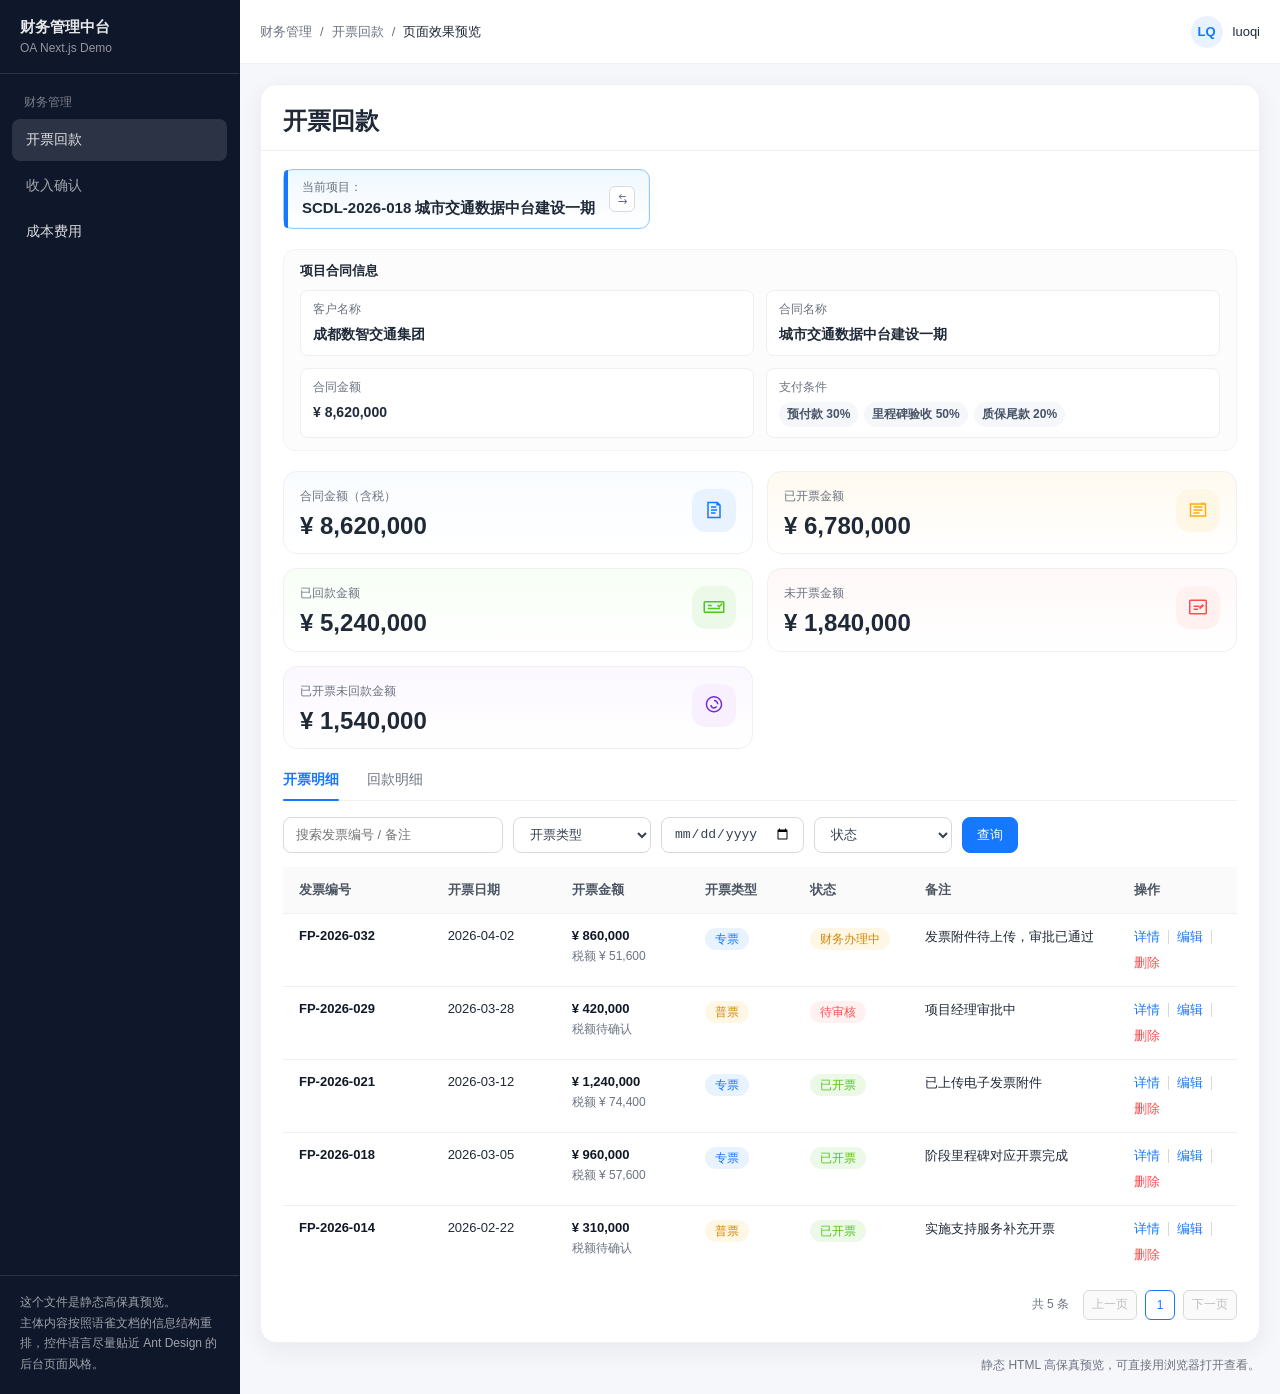
<file: finance-menus-preview.html>
<!DOCTYPE html>
<html lang="zh-CN">
  <head>
    <meta charset="UTF-8" />
    <meta name="viewport" content="width=device-width, initial-scale=1.0" />
    <title>开票回款 / 成本费用 UI 预览</title>
    <style>
      :root {
        --bg: #f5f7fb;
        --card: #ffffff;
        --line: #f0f0f0;
        --line-strong: #e5e7eb;
        --text: #1f2937;
        --muted: #6b7280;
        --blue: #1677ff;
        --blue-soft: #e8f3ff;
        --green: #52c41a;
        --green-soft: #edf9e8;
        --gold: #faad14;
        --gold-soft: #fff7e6;
        --orange: #fa8c16;
        --orange-soft: #fff2e8;
        --red: #ff4d4f;
        --red-soft: #fff1f0;
        --cyan: #13c2c2;
        --cyan-soft: #e6fffb;
        --purple: #722ed1;
        --purple-soft: #f9f0ff;
        --shadow: 0 8px 24px rgba(15, 23, 42, 0.06);
        --radius: 16px;
        --radius-sm: 10px;
      }

      * {
        box-sizing: border-box;
      }

      html,
      body {
        margin: 0;
        min-height: 100%;
        font-family: "PingFang SC", "Microsoft YaHei", "Segoe UI", sans-serif;
        color: var(--text);
        background: var(--bg);
      }

      body {
        overflow-x: hidden;
      }

      .app-shell {
        display: grid;
        grid-template-columns: 240px minmax(0, 1fr);
        min-height: 100vh;
      }

      .sidebar {
        display: flex;
        flex-direction: column;
        min-height: 100vh;
        background: #0f172a;
        border-right: 1px solid #111827;
        color: rgba(255, 255, 255, 0.9);
      }

      .brand {
        padding: 18px 20px;
        border-bottom: 1px solid rgba(255, 255, 255, 0.12);
      }

      .brand-title {
        margin: 0;
        font-size: 15px;
        font-weight: 600;
      }

      .brand-subtitle {
        margin: 4px 0 0;
        color: rgba(255, 255, 255, 0.55);
        font-size: 12px;
      }

      .menu-group {
        padding: 12px 12px 0;
      }

      .menu-label {
        padding: 8px 12px;
        color: rgba(255, 255, 255, 0.45);
        font-size: 12px;
      }

      .menu-item {
        width: 100%;
        margin: 0;
        border: 0;
        border-radius: 8px;
        background: transparent;
        color: rgba(255, 255, 255, 0.85);
        text-align: left;
        padding: 12px 14px;
        font-size: 14px;
        cursor: pointer;
      }

      .menu-item + .menu-item {
        margin-top: 4px;
      }

      .menu-item.active {
        background: rgba(255, 255, 255, 0.12);
      }

      .menu-item.muted {
        opacity: 0.72;
      }

      .sidebar-footer {
        margin-top: auto;
        padding: 16px 20px 20px;
        border-top: 1px solid rgba(255, 255, 255, 0.12);
        color: rgba(255, 255, 255, 0.6);
        font-size: 12px;
        line-height: 1.7;
      }

      .workspace {
        min-width: 0;
      }

      .header {
        height: 64px;
        display: flex;
        align-items: center;
        justify-content: space-between;
        gap: 12px;
        padding: 0 20px;
        background: #fff;
        border-bottom: 1px solid var(--line);
      }

      .breadcrumbs {
        display: flex;
        align-items: center;
        gap: 8px;
        color: var(--muted);
        font-size: 13px;
        flex-wrap: wrap;
      }

      .breadcrumbs .current {
        color: var(--text);
      }

      .user-chip {
        display: inline-flex;
        align-items: center;
        gap: 10px;
        font-size: 13px;
      }

      .avatar {
        width: 32px;
        height: 32px;
        border-radius: 999px;
        display: grid;
        place-items: center;
        background: #e8f3ff;
        color: var(--blue);
        font-weight: 700;
      }

      .content {
        padding: 20px;
      }

      .screen {
        display: none;
      }

      .screen.active {
        display: block;
      }

      .page-block + .page-block {
        margin-top: 16px;
      }

      .page-card {
        background: var(--card);
        border: 1px solid var(--line);
        border-radius: var(--radius);
        box-shadow: var(--shadow);
      }

      .page-header {
        padding: 20px 22px 14px;
        border-bottom: 1px solid var(--line);
      }

      .page-title {
        margin: 0;
        font-size: 24px;
        line-height: 1.3;
      }

      .toolbar {
        padding: 18px 22px 20px;
        display: flex;
        align-items: center;
        justify-content: space-between;
        gap: 12px;
        flex-wrap: wrap;
      }

      .toolbar-left,
      .toolbar-right,
      .toolbar-filters {
        display: flex;
        align-items: center;
        gap: 10px;
        flex-wrap: wrap;
      }

      .field,
      .btn,
      .stat-tag {
        min-height: 36px;
        border-radius: 8px;
        font-size: 13px;
      }

      .control-input,
      .control-select,
      .control-date {
        min-height: 36px;
        padding: 0 12px;
        border: 1px solid #d9d9d9;
        border-radius: 8px;
        background: #fff;
        color: #374151;
        font-size: 13px;
        outline: none;
      }

      .control-input {
        min-width: 220px;
      }

      .control-select,
      .control-date {
        min-width: 138px;
      }

      .field {
        display: inline-flex;
        align-items: center;
        padding: 0 12px;
        border: 1px solid #d9d9d9;
        background: #fff;
        color: #374151;
      }

      .field.project {
        min-width: 360px;
      }

      .project-control {
        display: flex;
        align-items: stretch;
        gap: 12px;
        width: 100%;
        max-width: 780px;
      }

      .project-field-strong {
        position: relative;
        flex: 1;
        min-height: 60px;
        display: flex;
        align-items: center;
        justify-content: space-between;
        gap: 14px;
        padding: 10px 14px 10px 18px;
        border: 1px solid #91caff;
        border-radius: 10px;
        background: linear-gradient(180deg, #f0f8ff 0%, #ffffff 100%);
        box-shadow: inset 0 0 0 1px rgba(22, 119, 255, 0.06);
        cursor: pointer;
      }

      .project-field-strong::before {
        content: "";
        position: absolute;
        left: 0;
        top: 0;
        bottom: 0;
        width: 4px;
        border-radius: 10px 0 0 10px;
        background: var(--blue);
      }

      .project-field-main {
        min-width: 0;
      }

      .project-field-label {
        margin-bottom: 4px;
        color: var(--muted);
        font-size: 12px;
        line-height: 1.2;
      }

      .project-field-value {
        color: var(--text);
        font-size: 15px;
        font-weight: 600;
        white-space: nowrap;
        overflow: hidden;
        text-overflow: ellipsis;
      }

      .project-field-action {
        display: inline-flex;
        align-items: center;
        white-space: nowrap;
        color: var(--muted);
        font-size: 12px;
      }

      .project-switch-icon {
        width: 26px;
        height: 26px;
        display: grid;
        place-items: center;
        border: 1px solid #d9d9d9;
        border-radius: 6px;
        background: #fff;
        color: #667085;
        flex: 0 0 auto;
      }

      .project-switch-icon svg {
        width: 14px;
        height: 14px;
        display: block;
      }

      .field.search {
        min-width: 220px;
      }

      .field.filter {
        min-width: 138px;
      }

      .btn {
        display: inline-flex;
        align-items: center;
        justify-content: center;
        padding: 0 14px;
        border: 1px solid #d9d9d9;
        background: #fff;
        color: var(--text);
      }

      .btn.primary {
        border-color: var(--blue);
        background: var(--blue);
        color: #fff;
      }

      .btn.link {
        min-height: auto;
        padding: 0;
        border: 0;
        color: var(--blue);
        background: transparent;
      }

      .btn.link.danger {
        color: var(--red);
      }

      .project-summary {
        margin: 0 22px 20px;
        padding: 12px 16px;
        border: 1px solid var(--line);
        border-radius: 12px;
        background: #fafcff;
      }

      .project-summary.subtle {
        background: #fcfcfd;
        border-color: #f3f4f6;
      }

      .summary-title {
        margin: 0 0 10px;
        font-size: 13px;
        font-weight: 600;
      }

      .summary-tip {
        margin: -2px 0 12px;
        color: var(--muted);
        font-size: 12px;
      }

      .payment-terms-list {
        display: flex;
        flex-wrap: wrap;
        gap: 6px;
        margin-top: 6px;
      }

      .term-pill {
        display: inline-flex;
        align-items: center;
        max-width: 100%;
        padding: 4px 8px;
        border-radius: 999px;
        background: #f5f7fa;
        color: #475467;
        font-size: 12px;
        line-height: 1.4;
        white-space: normal;
        word-break: break-word;
      }

      .modal-mask {
        position: fixed;
        inset: 0;
        display: none;
        align-items: center;
        justify-content: center;
        padding: 24px;
        background: rgba(0, 0, 0, 0.45);
        z-index: 1000;
      }

      .modal-mask.open {
        display: flex;
      }

      .modal {
        width: min(640px, 100%);
        max-height: min(720px, calc(100vh - 48px));
        display: flex;
        flex-direction: column;
        overflow: hidden;
        background: #fff;
        border-radius: 12px;
        box-shadow: 0 24px 48px rgba(0, 0, 0, 0.18);
      }

      .modal-header,
      .modal-footer {
        padding: 16px 20px;
        border-bottom: 1px solid var(--line);
      }

      .modal-footer {
        border-bottom: 0;
        border-top: 1px solid var(--line);
        display: flex;
        justify-content: flex-end;
        gap: 10px;
      }

      .modal-title {
        margin: 0;
        font-size: 16px;
        font-weight: 600;
      }

      .modal-subtitle {
        margin: 6px 0 0;
        color: var(--muted);
        font-size: 12px;
      }

      .modal-body {
        padding: 16px 20px 20px;
        overflow: auto;
      }

      .search-input {
        width: 100%;
        min-height: 40px;
        padding: 0 12px;
        border: 1px solid #d9d9d9;
        border-radius: 8px;
        outline: none;
        font-size: 13px;
      }

      .project-list {
        display: grid;
        gap: 10px;
        margin-top: 14px;
      }

      .project-option {
        display: flex;
        align-items: flex-start;
        gap: 12px;
        padding: 14px 16px;
        border: 1px solid var(--line-strong);
        border-radius: 10px;
        background: #fff;
        cursor: pointer;
      }

      .project-option.active {
        border-color: #91caff;
        background: #f0f8ff;
      }

      .project-radio {
        width: 16px;
        height: 16px;
        margin-top: 2px;
        border: 1px solid #bfbfbf;
        border-radius: 50%;
        position: relative;
        flex: 0 0 auto;
      }

      .project-option.active .project-radio {
        border-color: var(--blue);
      }

      .project-option.active .project-radio::after {
        content: "";
        position: absolute;
        inset: 3px;
        border-radius: 50%;
        background: var(--blue);
      }

      .project-option-name {
        font-size: 14px;
        font-weight: 600;
      }

      .project-option-meta {
        margin-top: 4px;
        color: var(--muted);
        font-size: 12px;
        line-height: 1.7;
      }

      .empty-state {
        padding: 28px 12px;
        text-align: center;
        color: var(--muted);
        font-size: 13px;
      }

      .summary-grid {
        display: grid;
        grid-template-columns: repeat(4, minmax(0, 1fr));
        gap: 12px;
      }

      .summary-item {
        padding: 10px 12px;
        border-radius: 8px;
        background: #fff;
        border: 1px solid var(--line);
      }

      .summary-item-label {
        font-size: 12px;
        color: var(--muted);
      }

      .summary-item-value {
        margin-top: 6px;
        font-size: 14px;
        font-weight: 600;
        line-height: 1.5;
      }

      .stats-grid {
        display: grid;
        grid-template-columns: repeat(5, minmax(0, 1fr));
        gap: 14px;
        padding: 0 22px 22px;
      }

      .stats-grid.four {
        grid-template-columns: 1.4fr repeat(3, minmax(0, 1fr));
      }

      .stat-card {
        position: relative;
        overflow: hidden;
        padding: 16px 16px 14px;
        border: 1px solid var(--line);
        border-radius: 14px;
        background: #fff;
      }

      .stat-card.soft-blue {
        background: linear-gradient(180deg, #f9fcff 0%, #ffffff 100%);
      }

      .stat-card.soft-gold {
        background: linear-gradient(180deg, #fffaf0 0%, #ffffff 100%);
      }

      .stat-card.soft-green {
        background: linear-gradient(180deg, #f7fff5 0%, #ffffff 100%);
      }

      .stat-card.soft-purple {
        background: linear-gradient(180deg, #fbf7ff 0%, #ffffff 100%);
      }

      .stat-card.soft-red {
        background: linear-gradient(180deg, #fff8f8 0%, #ffffff 100%);
      }

      .stat-head {
        display: flex;
        align-items: flex-start;
        justify-content: space-between;
        gap: 12px;
      }

      .stat-icon {
        width: 44px;
        height: 44px;
        border-radius: 14px;
        display: grid;
        place-items: center;
        flex: 0 0 auto;
        box-shadow: inset 0 1px 0 rgba(255, 255, 255, 0.65);
      }

      .stat-icon svg {
        width: 24px;
        height: 24px;
        display: block;
      }

      .stat-icon.blue {
        color: var(--blue);
        background: var(--blue-soft);
      }

      .stat-icon.gold {
        color: var(--gold);
        background: var(--gold-soft);
      }

      .stat-icon.green {
        color: var(--green);
        background: var(--green-soft);
      }

      .stat-icon.purple {
        color: var(--purple);
        background: var(--purple-soft);
      }

      .stat-icon.red {
        color: var(--red);
        background: var(--red-soft);
      }

      .stat-icon.cyan {
        color: var(--cyan);
        background: var(--cyan-soft);
      }

      .stat-label {
        color: var(--muted);
        font-size: 12px;
      }

      .stat-value {
        margin-top: 8px;
        font-size: 24px;
        font-weight: 700;
        line-height: 1.1;
      }

      .stat-note {
        margin-top: 8px;
        color: var(--muted);
        font-size: 12px;
        line-height: 1.6;
      }

      .stats-grid.invoice .stat-note {
        display: none;
      }

      .total-cost-card {
        display: grid;
        grid-template-columns: minmax(0, 1fr) 132px;
        gap: 8px;
        align-items: center;
      }

      .mini-ring {
        position: relative;
        width: 108px;
        height: 108px;
        margin-left: auto;
        border-radius: 50%;
        background: radial-gradient(
            closest-side,
            #fff 70%,
            transparent 71% 100%
          ),
          conic-gradient(var(--cyan) 0 48.5%, #e5edf7 48.5% 100%);
      }

      .mini-ring-center {
        position: absolute;
        inset: 0;
        display: grid;
        place-items: center;
        text-align: center;
      }

      .mini-ring-center strong {
        display: block;
        font-size: 20px;
        line-height: 1;
      }

      .mini-ring-center span {
        display: block;
        margin-top: 6px;
        color: var(--muted);
        font-size: 11px;
      }

      .tabs-card {
        padding: 0 22px 22px;
      }

      .tabs-bar {
        display: flex;
        align-items: flex-end;
        justify-content: space-between;
        gap: 12px;
        border-bottom: 1px solid var(--line);
      }

      .tabs-left {
        display: flex;
        align-items: center;
        gap: 28px;
      }

      .tab-btn {
        position: relative;
        border: 0;
        background: transparent;
        padding: 0 0 12px;
        font-size: 14px;
        color: var(--muted);
        cursor: pointer;
        line-height: 1.2;
      }

      .tab-btn.active {
        color: var(--blue);
        font-weight: 600;
      }

      .tab-btn.active::after {
        content: "";
        position: absolute;
        left: 0;
        right: 0;
        bottom: -1px;
        height: 2px;
        border-radius: 999px;
        background: var(--blue);
      }

      .table-panel {
        padding-top: 16px;
      }

      .table-panel.hidden {
        display: none;
      }

      .panel-toolbar {
        display: flex;
        align-items: center;
        justify-content: space-between;
        gap: 12px;
        flex-wrap: wrap;
        margin-bottom: 14px;
      }

      .panel-title {
        position: relative;
        margin: 0;
        padding-left: 14px;
        font-size: 16px;
        font-weight: 600;
      }

      .panel-title::before,
      .section-title::before {
        content: "";
        position: absolute;
        left: 0;
        top: 50%;
        transform: translateY(-50%);
        width: 4px;
        border-radius: 999px;
        background: linear-gradient(180deg, #69b1ff 0%, #1677ff 100%);
      }

      .panel-title::before {
        height: 16px;
      }

      .stats-grid.invoice .stat-note {
        display: none;
      }

      .panel-desc {
        margin: 6px 0 0;
        color: var(--muted);
        font-size: 12px;
      }

      .table-wrap {
        overflow: visible;
        background: transparent;
      }

      .pagination {
        display: flex;
        align-items: center;
        justify-content: flex-end;
        gap: 8px;
        padding: 12px 0 0;
        background: transparent;
      }

      .pagination-info {
        color: var(--muted);
        font-size: 12px;
        margin-right: 6px;
      }

      .pagination-controls {
        display: flex;
        align-items: center;
        gap: 8px;
        flex-wrap: wrap;
      }

      .page-btn {
        min-width: 30px;
        height: 30px;
        padding: 0 8px;
        border: 1px solid #d9d9d9;
        border-radius: 6px;
        background: #fff;
        color: var(--text);
        font-size: 12px;
        cursor: pointer;
        transition: all 0.2s ease;
      }

      .page-btn:hover:not(:disabled) {
        border-color: #4096ff;
        color: #4096ff;
      }

      .page-btn.active {
        border-color: var(--blue);
        color: var(--blue);
        background: #fff;
      }

      .page-btn:disabled {
        cursor: not-allowed;
        color: #bfbfbf;
        background: #fafafa;
      }

      table {
        width: 100%;
        border-collapse: collapse;
        table-layout: fixed;
        background: #fff;
      }

      thead {
        background: #fafafa;
      }

      th,
      td {
        padding: 14px 12px;
        border-bottom: 1px solid var(--line);
        text-align: left;
        font-size: 13px;
        vertical-align: top;
      }

      th {
        color: #4b5563;
        font-weight: 600;
      }

      th:first-child,
      td:first-child {
        padding-left: 16px;
      }

      th:last-child,
      td:last-child {
        padding-right: 16px;
      }

      tbody tr:last-child td {
        border-bottom: 0;
      }

      .placeholder-row td {
        color: transparent;
        user-select: none;
      }

      .money {
        font-weight: 600;
        color: #111827;
      }

      .subtext {
        margin-top: 4px;
        color: var(--muted);
        font-size: 12px;
        line-height: 1.6;
      }

      .trend-up {
        display: inline-flex;
        align-items: center;
        padding: 2px 8px;
        border-radius: 999px;
        background: #f6ffed;
        color: #389e0d;
        font-weight: 600;
      }

      .status,
      .tiny-tag {
        display: inline-flex;
        align-items: center;
        padding: 4px 10px;
        border-radius: 999px;
        font-size: 12px;
        line-height: 1.2;
      }

      .status.blue,
      .tiny-tag.blue {
        color: var(--blue);
        background: var(--blue-soft);
      }

      .status.green,
      .tiny-tag.green {
        color: var(--green);
        background: var(--green-soft);
      }

      .status.gold,
      .tiny-tag.gold {
        color: #d48806;
        background: var(--gold-soft);
      }

      .status.red,
      .tiny-tag.red {
        color: var(--red);
        background: var(--red-soft);
      }

      .status.cyan,
      .tiny-tag.cyan {
        color: var(--cyan);
        background: var(--cyan-soft);
      }

      .actions {
        display: flex;
        align-items: center;
        flex-wrap: wrap;
        gap: 8px;
        white-space: nowrap;
      }

      .divider {
        width: 1px;
        height: 14px;
        background: #d9d9d9;
      }

      .section-card {
        padding: 20px 22px 22px;
      }

      .section-head {
        display: flex;
        align-items: center;
        justify-content: space-between;
        gap: 12px;
        margin-bottom: 16px;
        flex-wrap: wrap;
      }

      .section-head-right {
        display: inline-flex;
        align-items: center;
        justify-content: flex-end;
        gap: 12px;
        flex-wrap: wrap;
        margin-left: auto;
      }

      .section-title {
        position: relative;
        margin: 0;
        padding-left: 16px;
        font-size: 18px;
        font-weight: 600;
      }

      .section-title::before {
        height: 18px;
      }

      .section-subtitle {
        margin: 6px 0 0;
        color: var(--muted);
        font-size: 12px;
        line-height: 1.7;
      }

      .steps {
        display: grid;
        grid-template-columns: repeat(3, minmax(0, 1fr));
        gap: 12px;
        margin-bottom: 16px;
      }

      .step {
        padding: 16px;
        border: 1px dashed #dbe4f0;
        border-radius: 12px;
        background: #fafcff;
      }

      .step-index {
        display: inline-grid;
        place-items: center;
        width: 26px;
        height: 26px;
        border-radius: 999px;
        background: #e8f3ff;
        color: var(--blue);
        font-size: 12px;
        font-weight: 700;
      }

      .step-title {
        margin: 10px 0 6px;
        font-size: 14px;
        font-weight: 600;
      }

      .step-text {
        color: var(--muted);
        font-size: 12px;
        line-height: 1.7;
      }

      .cost-grid {
        display: grid;
        grid-template-columns: minmax(0, 2fr) minmax(0, 3fr);
        gap: 18px;
        align-items: stretch;
      }

      .cost-grid > .page-card {
        display: flex;
        flex-direction: column;
      }

      .chart-bars {
        flex: 1;
        display: flex;
        flex-direction: column;
        justify-content: space-between;
        min-height: 320px;
      }

      .expense-overview-card .section-head {
        margin-bottom: 20px;
      }

      .expense-overview-card .chart-bars {
        padding: 6px 2px 2px;
      }

      .expense-detail-card {
        padding-bottom: 18px;
      }

      .expense-detail-card .panel-toolbar {
        margin-bottom: 0;
        padding-bottom: 14px;
        border-bottom: 1px solid var(--line);
      }

      .expense-detail-card .table-wrap {
        margin-top: 14px;
      }

      .bar-row {
        display: grid;
        gap: 10px;
      }

      .bar-row-head {
        display: flex;
        align-items: center;
        justify-content: space-between;
        gap: 12px;
      }

      .bar-label {
        font-size: 14px;
        color: #374151;
        font-weight: 500;
      }

      .bar-meta {
        display: inline-flex;
        align-items: baseline;
        gap: 18px;
        white-space: nowrap;
      }

      .bar-amount {
        color: #1f2937;
        font-size: 15px;
        font-weight: 600;
      }

      .bar-percent {
        min-width: 36px;
        color: var(--muted);
        font-size: 13px;
        text-align: right;
      }

      .bar-track {
        height: 8px;
        border-radius: 999px;
        overflow: hidden;
        background: #edf0f4;
      }

      .bar-fill {
        height: 100%;
        border-radius: inherit;
        background: linear-gradient(90deg, var(--blue), #69b1ff);
      }

      .bar-fill.purple {
        background: linear-gradient(90deg, #7b61ff, #9c8cff);
      }

      .bar-fill.gold {
        background: linear-gradient(90deg, #d4a100, #f3c23c);
      }

      .bar-fill.green {
        background: linear-gradient(90deg, #41b46a, #71cb8d);
      }

      .bar-fill.red {
        background: linear-gradient(90deg, #f04b37, #ff7a63);
      }

      .bar-total {
        display: flex;
        align-items: center;
        justify-content: space-between;
        margin-top: 10px;
        padding-top: 18px;
        border-top: 1px solid #eef1f5;
      }

      .bar-total span {
        color: #4b5563;
        font-size: 13px;
      }

      .bar-total strong {
        color: #1f2937;
        font-size: 16px;
        font-weight: 700;
      }

      .labor-alt-grid {
        display: grid;
        grid-template-columns: 1.1fr 0.9fr;
        gap: 16px;
      }

      .range-toolbar {
        display: flex;
        align-items: center;
        gap: 10px;
        flex-wrap: wrap;
        margin-bottom: 14px;
      }

      .range-toolbar.in-head {
        margin-bottom: 0;
      }

      .range-label {
        color: var(--muted);
        font-size: 12px;
      }

      .labor-trend-list {
        min-height: 340px;
      }

      .axis-chart {
        display: grid;
        grid-template-columns: 52px 1fr;
        gap: 12px;
        min-height: 340px;
      }

      .axis-y {
        position: relative;
        height: 280px;
      }

      .axis-y-label {
        position: absolute;
        top: 0;
        right: 0;
        transform: translateY(-50%);
        color: var(--muted);
        font-size: 12px;
      }

      .month-column {
        position: relative;
        display: flex;
        align-items: flex-end;
        justify-content: center;
        height: 100%;
      }

      .month-value {
        display: none;
      }

      .axis-chart-main {
        display: grid;
        grid-template-rows: 280px auto;
        gap: 10px;
      }

      .axis-plot {
        position: relative;
        height: 280px;
      }

      .axis-grid {
        position: absolute;
        inset: 0;
        display: grid;
        grid-template-rows: repeat(5, 1fr);
        pointer-events: none;
      }

      .axis-grid-line {
        border-top: 1px dashed #e6ebf2;
      }

      .axis-columns {
        position: relative;
        height: 280px;
        display: grid;
        grid-template-columns: repeat(5, minmax(0, 1fr));
        gap: 18px;
        align-items: end;
        padding: 0 10px;
        border-left: 1px solid #d9e2ef;
        border-bottom: 1px solid #d9e2ef;
      }

      .month-bar {
        width: 28px;
        min-height: 28px;
        border-radius: 16px 16px 10px 10px;
        background: linear-gradient(180deg, #35b36a 0%, #81d79e 100%);
        box-shadow: inset 0 -1px 0 rgba(255, 255, 255, 0.24);
      }

      .month-bar.blue {
        background: linear-gradient(180deg, #1677ff 0%, #69b1ff 100%);
      }

      .month-bar.gold {
        background: linear-gradient(180deg, #d4a100 0%, #f3c23c 100%);
      }

      .month-bar.purple {
        background: linear-gradient(180deg, #7b61ff 0%, #9c8cff 100%);
      }

      .month-bar.red {
        background: linear-gradient(180deg, #f04b37 0%, #ff7a63 100%);
      }

      .month-hours {
        display: none;
      }

      .axis-x-row {
        display: grid;
        grid-template-columns: repeat(5, minmax(0, 1fr));
        gap: 18px;
        padding: 0 10px;
      }

      .axis-x-tick {
        display: grid;
        gap: 4px;
        justify-items: center;
      }

      .axis-x-label {
        color: #374151;
        font-size: 13px;
        font-weight: 500;
        text-align: center;
      }

      .dept-breakdown-module {
        display: grid;
        grid-template-columns: 220px 1fr;
        gap: 20px;
        align-items: center;
      }

      .dept-donut-wrap {
        display: grid;
        place-items: center;
      }

      .dept-donut {
        width: 184px;
        height: 184px;
        border-radius: 50%;
        display: grid;
        place-items: center;
        background: conic-gradient(
          #1677ff 0 40%,
          #41b46a 40% 72%,
          #d4a100 72% 90%,
          #7b61ff 90% 100%
        );
      }

      .dept-donut-center {
        width: 116px;
        height: 116px;
        border-radius: 50%;
        background: #fff;
        display: grid;
        place-items: center;
        text-align: center;
        box-shadow: inset 0 0 0 1px #eef1f5;
      }

      .dept-donut-center span {
        display: block;
        color: var(--muted);
        font-size: 12px;
      }

      .dept-donut-center strong {
        display: block;
        margin-top: 6px;
        color: #111827;
        font-size: 18px;
        line-height: 1.1;
      }

      .dept-breakdown {
        display: grid;
        gap: 12px;
      }

      .dept-item {
        padding: 12px 14px;
        border: 1px solid #eef1f5;
        border-radius: 12px;
        background: #fff;
      }

      .dept-item-head,
      .dept-item-meta {
        display: flex;
        align-items: center;
        justify-content: space-between;
        gap: 12px;
      }

      .dept-item-head {
        margin-bottom: 8px;
      }

      .dept-name-wrap {
        display: inline-flex;
        align-items: center;
        gap: 8px;
      }

      .dept-dot {
        width: 10px;
        height: 10px;
        border-radius: 50%;
        background: #1677ff;
        flex: 0 0 auto;
      }

      .dept-dot.green {
        background: #41b46a;
      }

      .dept-dot.gold {
        background: #d4a100;
      }

      .dept-dot.purple {
        background: #7b61ff;
      }

      .dept-dot.red {
        background: #f04b37;
      }

      .dept-name {
        color: #374151;
        font-size: 14px;
        font-weight: 600;
      }

      .dept-percent {
        color: #111827;
        font-size: 14px;
        font-weight: 600;
      }

      .dept-meta {
        color: var(--muted);
        font-size: 12px;
        flex-wrap: wrap;
      }

      .dept-cost {
        color: #111827;
        font-size: 13px;
        font-weight: 600;
      }

      .labor-alt-summary {
        display: grid;
        grid-template-columns: repeat(3, minmax(0, 1fr));
        gap: 12px;
        margin-bottom: 18px;
      }

      .labor-alt-kpi {
        padding: 14px 16px;
        border-radius: 12px;
        background: #f8fbff;
        border: 1px solid #e7eef7;
      }

      .labor-alt-kpi-label {
        color: var(--muted);
        font-size: 12px;
      }

      .labor-alt-kpi-value {
        margin-top: 8px;
        color: #111827;
        font-size: 20px;
        font-weight: 700;
        line-height: 1.1;
      }

      .scheme-caption {
        margin: 0 0 14px;
        color: var(--muted);
        font-size: 12px;
      }

      .mini-cards {
        display: grid;
        grid-template-columns: repeat(3, minmax(0, 1fr));
        gap: 12px;
        margin-bottom: 16px;
      }

      .mini-card {
        padding: 14px 16px;
        border: 1px solid var(--line);
        border-radius: 12px;
        background: #fff;
      }

      .mini-card-label {
        color: var(--muted);
        font-size: 12px;
      }

      .mini-card-value {
        margin-top: 8px;
        font-size: 22px;
        font-weight: 700;
        line-height: 1.1;
      }

      .hint {
        padding: 12px 14px;
        border: 1px solid #ffe58f;
        border-radius: 10px;
        background: #fffbe6;
        color: #8c6d1f;
        font-size: 12px;
        line-height: 1.7;
        margin-bottom: 14px;
      }

      .footer-note {
        margin-top: 14px;
        color: var(--muted);
        text-align: right;
        font-size: 12px;
      }

      @media (max-width: 1280px) {
        .stats-grid,
        .stats-grid.four,
        .summary-grid,
        .steps,
        .mini-cards,
        .labor-alt-summary {
          grid-template-columns: repeat(2, minmax(0, 1fr));
        }

        .cost-grid,
        .labor-alt-grid {
          grid-template-columns: 1fr;
        }

        .dept-breakdown-module {
          grid-template-columns: 1fr;
        }
      }

      @media (max-width: 1024px) {
        .app-shell {
          grid-template-columns: 1fr;
        }

        .sidebar {
          min-height: auto;
        }

        .stats-grid,
        .stats-grid.four,
        .summary-grid,
        .steps,
        .mini-cards,
        .labor-alt-summary {
          grid-template-columns: 1fr;
        }

        .field.project,
        .field.search,
        .field.filter {
          min-width: 0;
          width: 100%;
        }

        .toolbar-left,
        .toolbar-right,
        .toolbar-filters {
          width: 100%;
        }

        .panel-toolbar {
          align-items: flex-start;
        }

        table,
        thead,
        tbody,
        tr,
        th,
        td {
          display: block;
          width: 100%;
        }

        thead {
          display: none;
        }

        td {
          padding: 10px 12px;
        }

        td::before {
          content: attr(data-label);
          display: block;
          margin-bottom: 4px;
          color: var(--muted);
          font-size: 12px;
        }

        .actions {
          padding-top: 4px;
        }
      }
    </style>
  </head>
  <body>
    <div class="app-shell">
      <aside class="sidebar">
        <div class="brand">
          <p class="brand-title">财务管理中台</p>
          <p class="brand-subtitle">OA Next.js Demo</p>
        </div>

        <div class="menu-group">
          <div class="menu-label">财务管理</div>
          <button
            class="menu-item active"
            data-screen-target="invoice-screen"
            type="button"
          >
            开票回款
          </button>
          <button class="menu-item muted" type="button">收入确认</button>
          <button
            class="menu-item"
            data-screen-target="cost-screen"
            type="button"
          >
            成本费用
          </button>
        </div>

        <div class="sidebar-footer">
          这个文件是静态高保真预览。
          <br />
          主体内容按照语雀文档的信息结构重排，控件语言尽量贴近 Ant Design
          的后台页面风格。
        </div>
      </aside>

      <main class="workspace">
        <header class="header">
          <div class="breadcrumbs">
            <span>财务管理</span>
            <span>/</span>
            <span id="current-page-name">开票回款</span>
            <span>/</span>
            <span class="current">页面效果预览</span>
          </div>

          <div class="user-chip">
            <div class="avatar">LQ</div>
            <span>luoqi</span>
          </div>
        </header>

        <div class="content">
          <section class="screen active" id="invoice-screen">
            <div class="page-card page-block">
              <div class="page-header">
                <h1 class="page-title">开票回款</h1>
              </div>

              <div class="toolbar">
                <div class="toolbar-left">
                  <div class="project-control">
                    <div
                      class="project-field-strong"
                      data-open-project-modal="invoice"
                    >
                      <div class="project-field-main">
                        <div class="project-field-label">当前项目：</div>
                        <div
                          class="project-field-value"
                          data-project-name="invoice"
                        >
                          SCDL-2026-018 城市交通数据中台建设一期
                        </div>
                      </div>
                      <div class="project-field-action">
                        <span class="project-switch-icon" aria-hidden="true">
                          <svg viewBox="0 0 1024 1024" fill="currentColor">
                            <path
                              d="M768 296H387.3l84.4-84.3a32 32 0 1 0-45.3-45.3L287.3 305.4a32 32 0 0 0 0 45.3l139.1 139a32 32 0 1 0 45.3-45.2L387.3 360H768a32 32 0 0 0 0-64zm-31.3 238.7a32 32 0 0 0-45.3 45.3l84.4 84.3H256a32 32 0 0 0 0 64h519.8l-84.4 84.3a32 32 0 1 0 45.3 45.3l139.1-139a32 32 0 0 0 0-45.3l-139.1-138.9z"
                            ></path>
                          </svg>
                        </span>
                      </div>
                    </div>
                  </div>
                </div>
              </div>

              <div class="project-summary subtle">
                <p class="summary-title">项目合同信息</p>
                <div class="summary-grid">
                  <div class="summary-item">
                    <div class="summary-item-label">客户名称</div>
                    <div class="summary-item-value" id="invoice-customer-name">
                      成都数智交通集团
                    </div>
                  </div>
                  <div class="summary-item">
                    <div class="summary-item-label">合同名称</div>
                    <div class="summary-item-value" id="invoice-contract-name">
                      城市交通数据中台建设一期
                    </div>
                  </div>
                  <div class="summary-item">
                    <div class="summary-item-label">合同金额</div>
                    <div
                      class="summary-item-value"
                      id="invoice-contract-amount"
                    >
                      ¥ 8,620,000
                    </div>
                  </div>
                  <div class="summary-item">
                    <div class="summary-item-label">支付条件</div>
                    <div
                      class="summary-item-value"
                      id="invoice-payment-terms"
                    ></div>
                  </div>
                </div>
              </div>

              <div class="stats-grid invoice">
                <div class="stat-card soft-blue">
                  <div class="stat-head">
                    <div>
                      <div class="stat-label">合同金额（含税）</div>
                      <div class="stat-value" id="invoice-stat-contract">
                        ¥ 8,620,000
                      </div>
                    </div>
                    <div class="stat-icon blue">
                      <svg viewBox="0 0 1024 1024" fill="currentColor">
                        <path
                          d="M224 160h448l128 128v576H224V160zm64 64v576h448V320H608V224H288zm96 128h224v64H384v-64zm0 128h256v64H384v-64zm0 128h192v64H384v-64z"
                        ></path>
                      </svg>
                    </div>
                  </div>
                  <div class="stat-note">项目合同总金额</div>
                </div>

                <div class="stat-card soft-gold">
                  <div class="stat-head">
                    <div>
                      <div class="stat-label">已开票金额</div>
                      <div class="stat-value" id="invoice-stat-invoiced">
                        ¥ 6,780,000
                      </div>
                    </div>
                    <div class="stat-icon gold">
                      <svg viewBox="0 0 1024 1024" fill="currentColor">
                        <path
                          d="M160 224h704v576H160V224zm64 64v448h576V288H224zm96 64h384v64H320v-64zm0 128h384v64H320v-64zm0 128h256v64H320v-64z"
                        ></path>
                        <path d="M736 192h64v96h-64zm-96 0h64v96h-64z"></path>
                      </svg>
                    </div>
                  </div>
                  <div class="stat-note">已完成开票累计金额</div>
                </div>

                <div class="stat-card soft-green">
                  <div class="stat-head">
                    <div>
                      <div class="stat-label">已回款金额</div>
                      <div class="stat-value" id="invoice-stat-collected">
                        ¥ 5,240,000
                      </div>
                    </div>
                    <div class="stat-icon green">
                      <svg viewBox="0 0 1024 1024" fill="currentColor">
                        <path
                          d="M128 256h768a64 64 0 0 1 64 64v384a64 64 0 0 1-64 64H128a64 64 0 0 1-64-64V320a64 64 0 0 1 64-64zm0 64v384h768V320H128zm128 96h160v64H256v-64zm0 128h512v64H256v-64z"
                        ></path>
                        <path
                          d="M736 544l-96-96 45.3-45.3L736 453.5l109.7-109.8L891 389l-155 155z"
                        ></path>
                      </svg>
                    </div>
                  </div>
                  <div class="stat-note">已登记回款总额</div>
                </div>

                <div class="stat-card soft-red">
                  <div class="stat-head">
                    <div>
                      <div class="stat-label">未开票金额</div>
                      <div class="stat-value" id="invoice-stat-uninvoiced">
                        ¥ 1,840,000
                      </div>
                    </div>
                    <div class="stat-icon red">
                      <svg viewBox="0 0 1024 1024" fill="currentColor">
                        <path
                          d="M832 192H192a64 64 0 0 0-64 64v512a64 64 0 0 0 64 64h640a64 64 0 0 0 64-64V256a64 64 0 0 0-64-64zm0 576H192V256h640v512z"
                        ></path>
                        <path
                          d="M320 448h256v64H320zm0 128h192v64H320zM704 384l64 64-160 160-64-64z"
                        ></path>
                      </svg>
                    </div>
                  </div>
                  <div class="stat-note">剩余可开票金额</div>
                </div>

                <div class="stat-card soft-purple">
                  <div class="stat-head">
                    <div>
                      <div class="stat-label">已开票未回款金额</div>
                      <div class="stat-value" id="invoice-stat-uncollected">
                        ¥ 1,540,000
                      </div>
                    </div>
                    <div class="stat-icon purple">
                      <svg viewBox="0 0 1024 1024" fill="currentColor">
                        <path
                          d="M512 128c194.4 0 352 157.6 352 352S706.4 832 512 832 160 674.4 160 480 317.6 128 512 128zm0 64c-159.1 0-288 128.9-288 288s128.9 288 288 288 288-128.9 288-288S671.1 192 512 192z"
                        ></path>
                        <path
                          d="M512 288c106 0 192 86 192 192h-64c0-70.7-57.3-128-128-128V288zm0 384c-88.4 0-160-71.6-160-160h64c0 53 43 96 96 96 35.1 0 66.7-18.8 83.6-49.1l55 32C622.5 640.7 570.5 672 512 672z"
                        ></path>
                      </svg>
                    </div>
                  </div>
                  <div class="stat-note">待回款重点关注金额</div>
                </div>
              </div>

              <div class="tabs-card">
                <div class="tabs-bar">
                  <div class="tabs-left">
                    <button
                      class="tab-btn active"
                      data-invoice-tab="invoice"
                      type="button"
                    >
                      开票明细
                    </button>
                    <button
                      class="tab-btn"
                      data-invoice-tab="collection"
                      type="button"
                    >
                      回款明细
                    </button>
                  </div>
                </div>

                <div class="table-panel" data-invoice-panel="invoice">
                  <div class="panel-toolbar">
                    <div class="toolbar-filters">
                      <input
                        class="control-input"
                        type="text"
                        placeholder="搜索发票编号 / 备注"
                      />
                      <select class="control-select">
                        <option>开票类型</option>
                        <option>专票</option>
                        <option>普票</option>
                      </select>
                      <input class="control-date" type="date" />
                      <select class="control-select">
                        <option>状态</option>
                        <option>待审核</option>
                        <option>财务办理中</option>
                        <option>已开票</option>
                      </select>
                      <div class="btn primary">查询</div>
                    </div>
                  </div>

                  <div class="table-wrap">
                    <table>
                      <thead>
                        <tr>
                          <th style="width: 16%">发票编号</th>
                          <th style="width: 13%">开票日期</th>
                          <th style="width: 14%">开票金额</th>
                          <th style="width: 11%">开票类型</th>
                          <th style="width: 12%">状态</th>
                          <th style="width: 22%">备注</th>
                          <th style="width: 12%">操作</th>
                        </tr>
                      </thead>
                      <tbody id="invoice-table-body"></tbody>
                    </table>
                    <div class="pagination" id="invoice-pagination"></div>
                  </div>
                </div>

                <div class="table-panel hidden" data-invoice-panel="collection">
                  <div class="panel-toolbar">
                    <div class="toolbar-filters">
                      <input
                        class="control-input"
                        type="text"
                        placeholder="搜索回款编号 / 备注"
                      />
                      <input class="control-date" type="date" />
                      <div class="btn primary">查询</div>
                      <div class="btn primary">新增回款</div>
                    </div>
                  </div>

                  <div class="table-wrap">
                    <table>
                      <thead>
                        <tr>
                          <th style="width: 16%">回款编号</th>
                          <th style="width: 16%">回款日期</th>
                          <th style="width: 16%">回款金额</th>
                          <th style="width: 14%">回款方式</th>
                          <th style="width: 24%">备注</th>
                          <th style="width: 14%">操作</th>
                        </tr>
                      </thead>
                      <tbody id="collection-table-body"></tbody>
                    </table>
                    <div class="pagination" id="collection-pagination"></div>
                  </div>
                </div>
              </div>
            </div>
          </section>

          <section class="screen" id="cost-screen">
            <div class="page-card page-block">
              <div class="page-header">
                <h1 class="page-title">成本费用</h1>
              </div>

              <div class="toolbar">
                <div class="toolbar-left">
                  <div class="project-control">
                    <div
                      class="project-field-strong"
                      data-open-project-modal="cost"
                    >
                      <div class="project-field-main">
                        <div class="project-field-label">当前项目：</div>
                        <div
                          class="project-field-value"
                          data-project-name="cost"
                        >
                          SCDL-2026-018 城市交通数据中台建设一期
                        </div>
                      </div>
                      <div class="project-field-action">
                        <span class="project-switch-icon" aria-hidden="true">
                          <svg viewBox="0 0 1024 1024" fill="currentColor">
                            <path
                              d="M768 296H387.3l84.4-84.3a32 32 0 1 0-45.3-45.3L287.3 305.4a32 32 0 0 0 0 45.3l139.1 139a32 32 0 1 0 45.3-45.2L387.3 360H768a32 32 0 0 0 0-64zm-31.3 238.7a32 32 0 0 0-45.3 45.3l84.4 84.3H256a32 32 0 0 0 0 64h519.8l-84.4 84.3a32 32 0 1 0 45.3 45.3l139.1-139a32 32 0 0 0 0-45.3l-139.1-138.9z"
                            ></path>
                          </svg>
                        </span>
                      </div>
                    </div>
                  </div>
                </div>

                <div class="toolbar-right">
                  <div class="btn primary">导出成本分析</div>
                </div>
              </div>

              <div class="project-summary subtle">
                <p class="summary-title">项目合同信息</p>
                <div class="summary-grid">
                  <div class="summary-item">
                    <div class="summary-item-label">客户名称</div>
                    <div class="summary-item-value" id="cost-customer-name">
                      成都数智交通集团
                    </div>
                  </div>
                  <div class="summary-item">
                    <div class="summary-item-label">合同名称</div>
                    <div class="summary-item-value" id="cost-contract-name">
                      城市交通数据中台建设一期
                    </div>
                  </div>
                  <div class="summary-item">
                    <div class="summary-item-label">合同金额</div>
                    <div class="summary-item-value" id="cost-contract-amount">
                      ¥ 8,620,000
                    </div>
                  </div>
                  <div class="summary-item">
                    <div class="summary-item-label">支付条件</div>
                    <div
                      class="summary-item-value"
                      id="cost-payment-terms"
                    ></div>
                  </div>
                </div>
              </div>

              <div class="stats-grid four">
                <div class="stat-card">
                  <div class="total-cost-card">
                    <div>
                      <div class="stat-head">
                        <div>
                          <div class="stat-label">成本总额</div>
                          <div class="stat-value" id="cost-stat-total">
                            ¥ 4,180,000
                          </div>
                        </div>
                        <div class="stat-icon cyan">
                          <svg viewBox="0 0 1024 1024" fill="currentColor">
                            <path
                              d="M512 128c212.1 0 384 171.9 384 384S724.1 896 512 896 128 724.1 128 512 299.9 128 512 128zm0 64c-176.7 0-320 143.3-320 320s143.3 320 320 320 320-143.3 320-320S688.7 192 512 192zm-32 96v256h224v64H416V288h64z"
                            ></path>
                          </svg>
                        </div>
                      </div>
                      <div class="stat-note" id="cost-total-note">
                        合同金额 ¥ 8,620,000
                        <br />
                        成本占比 48.5%
                      </div>
                    </div>

                    <div class="mini-ring">
                      <div class="mini-ring-center">
                        <div>
                          <strong id="cost-ring-percent">48.5%</strong>
                          <span>占合同比</span>
                        </div>
                      </div>
                    </div>
                  </div>
                </div>

                <div class="stat-card soft-gold">
                  <div class="stat-head">
                    <div>
                      <div class="stat-label">供应商成本</div>
                      <div class="stat-value" id="cost-stat-supplier">
                        ¥ 2,340,000
                      </div>
                    </div>
                    <div class="stat-icon gold">
                      <svg viewBox="0 0 1024 1024" fill="currentColor">
                        <path
                          d="M160 256h704a64 64 0 0 1 64 64v416a64 64 0 0 1-64 64H160a64 64 0 0 1-64-64V320a64 64 0 0 1 64-64zm0 64v96h704v-96H160zm0 160v256h704V480H160zm96 64h160v64H256v-64z"
                        ></path>
                      </svg>
                    </div>
                  </div>
                  <div class="stat-note">采购合同和发票归集金额</div>
                </div>

                <div class="stat-card soft-green">
                  <div class="stat-head">
                    <div>
                      <div class="stat-label">人工成本</div>
                      <div class="stat-value" id="cost-stat-labor">
                        ¥ 1,380,000
                      </div>
                    </div>
                    <div class="stat-icon green">
                      <svg viewBox="0 0 1024 1024" fill="currentColor">
                        <path
                          d="M352 512a160 160 0 1 1 0-320 160 160 0 0 1 0 320zm320 0a128 128 0 1 1 0-256 128 128 0 0 1 0 256zM160 832c0-123.7 100.3-224 224-224h64c123.7 0 224 100.3 224 224H160zm480 0c0-88.4 71.6-160 160-160h32c88.4 0 160 71.6 160 160H640z"
                        ></path>
                      </svg>
                    </div>
                  </div>
                  <div class="stat-note" id="cost-labor-note">
                    较上月 +8.7%，按工时分摊
                  </div>
                </div>

                <div class="stat-card soft-red">
                  <div class="stat-head">
                    <div>
                      <div class="stat-label">报销费用</div>
                      <div class="stat-value" id="cost-stat-expense">
                        ¥ 460,000
                      </div>
                    </div>
                    <div class="stat-icon red">
                      <svg viewBox="0 0 1024 1024" fill="currentColor">
                        <path
                          d="M256 160h448l128 128v576H192V160h64zm64 64v576h448V320H640V224H320zm96 160h256v64H416v-64zm0 128h256v64H416v-64zm0 128h192v64H416v-64z"
                        ></path>
                      </svg>
                    </div>
                  </div>
                  <div class="stat-note">已归集项目报销费用</div>
                </div>
              </div>
            </div>

            <div class="page-card page-block section-card">
              <div class="section-head">
                <div>
                  <h2 class="section-title">供应商成本</h2>
                </div>
                <div class="tiny-tag blue">采购链路闭环</div>
              </div>

              <div class="steps">
                <div class="step">
                  <div class="step-index">01</div>
                  <div class="step-title">采购申请</div>
                  <div class="step-text">
                    走审批流程沉淀采购需求来源，形成后续合同签订的前置动作。
                  </div>
                </div>
                <div class="step">
                  <div class="step-index">02</div>
                  <div class="step-title">采购合同签订</div>
                  <div class="step-text">
                    审批通过后生成合同主数据，为供应商成本归集提供合同编号、金额与签订日期。
                  </div>
                </div>
                <div class="step">
                  <div class="step-index">03</div>
                  <div class="step-title">发票上传</div>
                  <div class="step-text">
                    支持 OCR 识别。专票取不含税金额，普票取价税合计金额。
                  </div>
                </div>
              </div>

              <div class="hint">
                上传发票后可自动识别金额与税额，并按普票 /
                专票规则回填成本金额。
              </div>

              <div class="panel-toolbar">
                <div>
                  <p class="panel-title">供应商成本明细</p>
                </div>

                <div class="toolbar-filters">
                  <input class="control-date" type="date" />
                  <select class="control-select">
                    <option>状态</option>
                    <option>待上传发票</option>
                    <option>已上传发票</option>
                  </select>
                  <select class="control-select">
                    <option>分类</option>
                    <option>专票</option>
                    <option>普票</option>
                  </select>
                  <div class="btn primary">查询</div>
                  <div class="btn primary">上传发票</div>
                </div>
              </div>

              <div class="table-wrap">
                <table>
                  <thead>
                    <tr>
                      <th style="width: 22%">供应商名称</th>
                      <th style="width: 12%">状态</th>
                      <th style="width: 15%">合同编号</th>
                      <th style="width: 12%">合同金额</th>
                      <th style="width: 12%">成本金额</th>
                      <th style="width: 12%">含税金额</th>
                      <th style="width: 12%">签订日期</th>
                      <th style="width: 13%">操作</th>
                    </tr>
                  </thead>
                  <tbody id="supplier-table-body"></tbody>
                </table>
                <div class="pagination" id="supplier-pagination"></div>
              </div>
            </div>

            <div class="cost-grid page-block">
              <div class="page-card section-card expense-overview-card">
                <div class="section-head">
                  <div>
                    <h2 class="section-title">报销费用</h2>
                  </div>
                  <div class="tiny-tag gold">费用类型分析</div>
                </div>

                <div class="chart-bars" id="expense-bars"></div>
              </div>

              <div class="page-card section-card expense-detail-card">
                <div class="panel-toolbar">
                  <div>
                    <p class="panel-title">报销费用明细</p>
                  </div>

                  <div class="toolbar-filters">
                    <input class="control-date" type="date" />
                    <select class="control-select">
                      <option>费用类型</option>
                      <option>差旅费</option>
                      <option>业务招待</option>
                      <option>交通费</option>
                      <option>办公用品</option>
                    </select>
                    <select class="control-select">
                      <option>申请人</option>
                      <option>张晨</option>
                      <option>李岚</option>
                      <option>王晟</option>
                    </select>
                    <div class="btn primary">查询</div>
                  </div>
                </div>

                <div class="table-wrap">
                  <table>
                    <thead>
                      <tr>
                        <th>报销单号</th>
                        <th>申请人</th>
                        <th>费用类型</th>
                        <th>报销金额</th>
                        <th>申请日期</th>
                        <th>操作</th>
                      </tr>
                    </thead>
                    <tbody id="expense-table-body"></tbody>
                  </table>
                  <div class="pagination" id="expense-pagination"></div>
                </div>
              </div>
            </div>

            <div class="page-card page-block section-card">
              <div class="section-head">
                <div>
                  <h2 class="section-title">人力成本</h2>
                </div>
                <div class="section-head-right">
                  <div class="range-toolbar in-head">
                    <span class="range-label">统计区间</span>
                    <select
                      class="control-select"
                      id="labor-main-range-start"
                    ></select>
                    <span class="range-label">至</span>
                    <select
                      class="control-select"
                      id="labor-main-range-end"
                    ></select>
                  </div>
                </div>
              </div>

              <div class="mini-cards">
                <div class="mini-card">
                  <div class="mini-card-label">人力成本</div>
                  <div class="mini-card-value" id="labor-month-cost">
                    ¥ 612,000
                  </div>
                </div>
                <div class="mini-card">
                  <div class="mini-card-label">参与人数</div>
                  <div class="mini-card-value" id="labor-headcount">18</div>
                </div>
                <div class="mini-card">
                  <div class="mini-card-label">人均成本</div>
                  <div class="mini-card-value" id="labor-per-capita">
                    ¥ 34,000
                  </div>
                </div>
              </div>

              <div class="panel-toolbar">
                <div class="toolbar-filters">
                  <input
                    class="control-input"
                    type="text"
                    placeholder="搜索员工姓名"
                  />
                  <select class="control-select">
                    <option>部门筛选</option>
                    <option>交付实施部</option>
                    <option>研发中心</option>
                    <option>产品中心</option>
                  </select>
                  <div class="btn primary">查询</div>
                </div>
              </div>

              <div class="table-wrap">
                <table>
                  <thead>
                    <tr>
                      <th style="width: 18%">员工姓名</th>
                      <th style="width: 18%">部门</th>
                      <th style="width: 18%">职位</th>
                      <th style="width: 14%">工时</th>
                      <th style="width: 16%">成本</th>
                      <th style="width: 16%">月份</th>
                    </tr>
                  </thead>
                  <tbody id="labor-table-body"></tbody>
                </table>
                <div class="pagination" id="labor-pagination"></div>
              </div>
            </div>

            <div class="labor-alt-grid page-block">
              <div class="page-card section-card">
                <div class="section-head">
                  <div>
                    <h2 class="section-title">人力成本（方案2）</h2>
                  </div>
                  <div class="section-head-right">
                    <div class="range-toolbar in-head">
                      <span class="range-label">统计区间</span>
                      <select
                        class="control-select"
                        id="labor-range-start"
                      ></select>
                      <span class="range-label">至</span>
                      <select
                        class="control-select"
                        id="labor-range-end"
                      ></select>
                    </div>
                  </div>
                </div>
                <p class="scheme-caption">
                  适合在成本费用页先看项目月度人力成本走势，再决定是否下钻到员工明细。
                </p>
                <div class="labor-alt-summary">
                  <div class="labor-alt-kpi">
                    <div class="labor-alt-kpi-label">合计成本</div>
                    <div class="labor-alt-kpi-value" id="labor-alt-total-cost">
                      ¥ 2,180,000
                    </div>
                  </div>
                  <div class="labor-alt-kpi">
                    <div class="labor-alt-kpi-label">合计工时</div>
                    <div class="labor-alt-kpi-value" id="labor-alt-total-hours">
                      3,480h
                    </div>
                  </div>
                  <div class="labor-alt-kpi">
                    <div class="labor-alt-kpi-label">期末参与人数</div>
                    <div
                      class="labor-alt-kpi-value"
                      id="labor-alt-current-headcount"
                    >
                      18人
                    </div>
                  </div>
                </div>
                <div class="labor-trend-list" id="labor-trend-chart"></div>
              </div>

              <div class="page-card section-card">
                <div class="section-head">
                  <div>
                    <h2 class="section-title">部门与工时分布</h2>
                  </div>
                  <div class="section-head-right">
                    <div class="range-toolbar in-head">
                      <span class="range-label">统计区间</span>
                      <select
                        class="control-select"
                        id="dept-range-start"
                      ></select>
                      <span class="range-label">至</span>
                      <select
                        class="control-select"
                        id="dept-range-end"
                      ></select>
                    </div>
                  </div>
                </div>
                <p class="scheme-caption">
                  同一项目下，按部门查看人员投入、工时和成本占比，更适合管理层横向比较。
                </p>
                <div id="labor-dept-module"></div>
              </div>
            </div>
          </section>

          <div class="footer-note">
            静态 HTML 高保真预览，可直接用浏览器打开查看。
          </div>
        </div>
      </main>
    </div>

    <div class="modal-mask" id="project-modal">
      <div
        class="modal"
        role="dialog"
        aria-modal="true"
        aria-labelledby="project-modal-title"
      >
        <div class="modal-header">
          <h2 class="modal-title" id="project-modal-title">选择交付项目</h2>
          <p class="modal-subtitle">
            支持搜索项目名称、项目编号、客户名称。单选后点击确定，全页数据会同步切换。
          </p>
        </div>
        <div class="modal-body">
          <input
            class="search-input"
            id="project-search-input"
            type="text"
            placeholder="搜索项目名称 / 项目编号 / 客户名称"
          />
          <div class="project-list" id="project-list"></div>
          <div class="empty-state" id="project-empty-state" hidden>
            没有匹配的项目，请修改搜索条件。
          </div>
        </div>
        <div class="modal-footer">
          <button class="btn" id="project-cancel-btn" type="button">
            取消
          </button>
          <button class="btn primary" id="project-confirm-btn" type="button">
            确定
          </button>
        </div>
      </div>
    </div>

    <script>
      const menuItems = document.querySelectorAll("[data-screen-target]");
      const screens = document.querySelectorAll(".screen");
      const pageName = document.getElementById("current-page-name");

      menuItems.forEach((button) => {
        button.addEventListener("click", () => {
          const targetId = button.getAttribute("data-screen-target");

          menuItems.forEach((item) => item.classList.remove("active"));
          screens.forEach((screen) => screen.classList.remove("active"));

          button.classList.add("active");
          document.getElementById(targetId).classList.add("active");
          pageName.textContent = button.textContent.trim();
        });
      });

      const invoiceTabs = document.querySelectorAll("[data-invoice-tab]");
      const invoicePanels = document.querySelectorAll("[data-invoice-panel]");

      invoiceTabs.forEach((tab) => {
        tab.addEventListener("click", () => {
          const target = tab.getAttribute("data-invoice-tab");

          invoiceTabs.forEach((item) => item.classList.remove("active"));
          invoicePanels.forEach((panel) => panel.classList.add("hidden"));

          tab.classList.add("active");
          document
            .querySelector(`[data-invoice-panel="${target}"]`)
            .classList.remove("hidden");
        });
      });

      const projectOptions = [
        {
          id: "project-a",
          code: "SCDL-2026-018",
          name: "城市交通数据中台建设一期",
          customer: "成都数智交通集团",
          invoice: {
            customerName: "成都数智交通集团",
            contractName: "城市交通数据中台建设一期",
            contractAmount: "¥ 8,620,000",
            paymentTerms: ["预付款 30%", "里程碑验收 50%", "质保尾款 20%"],
            stats: {
              contract: "¥ 8,620,000",
              invoiced: "¥ 6,780,000",
              collected: "¥ 5,240,000",
              uninvoiced: "¥ 1,840,000",
              uncollected: "¥ 1,540,000",
            },
            invoices: [
              {
                code: "FP-2026-032",
                date: "2026-04-02",
                amount: "¥ 860,000",
                sub: "税额 ¥ 51,600",
                type: "专票",
                typeClass: "blue",
                status: "财务办理中",
                statusClass: "gold",
                remark: "发票附件待上传，审批已通过",
              },
              {
                code: "FP-2026-029",
                date: "2026-03-28",
                amount: "¥ 420,000",
                sub: "税额待确认",
                type: "普票",
                typeClass: "gold",
                status: "待审核",
                statusClass: "red",
                remark: "项目经理审批中",
              },
              {
                code: "FP-2026-021",
                date: "2026-03-12",
                amount: "¥ 1,240,000",
                sub: "税额 ¥ 74,400",
                type: "专票",
                typeClass: "blue",
                status: "已开票",
                statusClass: "green",
                remark: "已上传电子发票附件",
              },
              {
                code: "FP-2026-018",
                date: "2026-03-05",
                amount: "¥ 960,000",
                sub: "税额 ¥ 57,600",
                type: "专票",
                typeClass: "blue",
                status: "已开票",
                statusClass: "green",
                remark: "阶段里程碑对应开票完成",
              },
              {
                code: "FP-2026-014",
                date: "2026-02-22",
                amount: "¥ 310,000",
                sub: "税额待确认",
                type: "普票",
                typeClass: "gold",
                status: "已开票",
                statusClass: "green",
                remark: "实施支持服务补充开票",
              },
            ],
            collections: [
              {
                code: "RC-2026-015",
                sub: "第二阶段回款",
                date: "2026-04-01",
                amount: "¥ 300,000",
                method: "银行转账",
                remark: "客户已付款，待补充回单附件",
              },
              {
                code: "RC-2026-012",
                sub: "节点二回款",
                date: "2026-03-21",
                amount: "¥ 980,000",
                method: "银行转账",
                remark: "与 FP-2026-021 对应回款",
              },
              {
                code: "RC-2026-009",
                sub: "合同首付款",
                date: "2026-02-06",
                amount: "¥ 1,620,000",
                method: "银行转账",
                remark: "首付款到账完成",
              },
              {
                code: "RC-2026-007",
                sub: "一期实施回款",
                date: "2026-01-26",
                amount: "¥ 860,000",
                method: "银行转账",
                remark: "与阶段实施服务对应",
              },
              {
                code: "RC-2026-005",
                sub: "合同预付款",
                date: "2026-01-12",
                amount: "¥ 1,480,000",
                method: "银行转账",
                remark: "项目启动预付款已核对",
              },
            ],
          },
          cost: {
            total: "¥ 4,180,000",
            contract: "¥ 8,620,000",
            contractName: "城市交通数据中台建设一期",
            customerName: "成都数智交通集团",
            paymentTerms: ["预付款 30%", "里程碑验收 50%", "质保尾款 20%"],
            ratio: "48.5%",
            supplier: "¥ 2,340,000",
            labor: "¥ 1,380,000",
            laborNote: "较上月 +8.7%，按工时分摊",
            expense: "¥ 460,000",
            suppliers: [
              {
                name: "成都天擎科技",
                status: "已上传发票",
                statusClass: "green",
                contractNo: "CG-2026-018-01",
                contractAmount: "¥ 1,260,000",
                costAmount: "¥ 1,108,000",
                costSub: "专票，不含税",
                taxAmount: "¥ 1,260,000",
                signDate: "2026-03-16",
              },
              {
                name: "川维设备服务",
                status: "待上传发票",
                statusClass: "gold",
                contractNo: "CG-2026-018-04",
                contractAmount: "¥ 520,000",
                costAmount: "¥ 520,000",
                costSub: "普票，价税合计",
                taxAmount: "¥ 520,000",
                signDate: "2026-03-28",
              },
              {
                name: "云图集成",
                status: "已上传发票",
                statusClass: "green",
                contractNo: "CG-2026-018-06",
                contractAmount: "¥ 740,000",
                costAmount: "¥ 712,400",
                costSub: "专票，不含税",
                taxAmount: "¥ 740,000",
                signDate: "2026-04-01",
              },
              {
                name: "成都智维服务",
                status: "待上传发票",
                statusClass: "gold",
                contractNo: "CG-2026-018-08",
                contractAmount: "¥ 360,000",
                costAmount: "¥ 360,000",
                costSub: "普票，价税合计",
                taxAmount: "¥ 360,000",
                signDate: "2026-04-06",
              },
              {
                name: "星联系统集成",
                status: "已上传发票",
                statusClass: "green",
                contractNo: "CG-2026-018-09",
                contractAmount: "¥ 410,000",
                costAmount: "¥ 387,000",
                costSub: "专票，不含税",
                taxAmount: "¥ 410,000",
                signDate: "2026-04-09",
              },
            ],
            expenseBars: [
              {
                label: "差旅费",
                width: "40%",
                cls: "",
                amount: "¥ 182,000",
                percent: "40%",
              },
              {
                label: "业务招待",
                width: "25%",
                cls: "green",
                amount: "¥ 116,000",
                percent: "25%",
              },
              {
                label: "办公用品",
                width: "11%",
                cls: "purple",
                amount: "¥ 50,000",
                percent: "11%",
              },
              {
                label: "交通费",
                width: "16%",
                cls: "gold",
                amount: "¥ 72,000",
                percent: "16%",
              },
              {
                label: "通讯费",
                width: "8%",
                cls: "red",
                amount: "¥ 40,000",
                percent: "8%",
              },
            ],
            expenses: [
              {
                code: "BX-2026-084",
                user: "张晨",
                type: "差旅费",
                typeClass: "gold",
                amount: "¥ 28,400",
                date: "2026-04-01",
                status: "已归集",
                statusClass: "green",
                remark: "成都驻场交通及住宿",
              },
              {
                code: "BX-2026-077",
                user: "李岚",
                type: "办公用品",
                typeClass: "blue",
                amount: "¥ 6,200",
                date: "2026-03-25",
                status: "待归集",
                statusClass: "gold",
                remark: "项目测试设备采购",
              },
              {
                code: "BX-2026-072",
                user: "王晟",
                type: "业务招待",
                typeClass: "red",
                amount: "¥ 14,800",
                date: "2026-03-19",
                status: "已归集",
                statusClass: "green",
                remark: "客户汇报会接待",
              },
              {
                code: "BX-2026-069",
                user: "陈果",
                type: "交通费",
                typeClass: "green",
                amount: "¥ 3,680",
                date: "2026-03-16",
                status: "已归集",
                statusClass: "green",
                remark: "项目现场往返交通",
              },
              {
                code: "BX-2026-061",
                user: "刘畅",
                type: "差旅费",
                typeClass: "gold",
                amount: "¥ 9,200",
                date: "2026-03-09",
                status: "已归集",
                statusClass: "green",
                remark: "阶段验收驻场住宿",
              },
            ],
            laborSummary: {
              monthCost: "¥ 612,000",
              headcount: "18",
              perCapita: "¥ 34,000",
            },
            laborTrendSummary: {
              totalCost: "¥ 2,180,000",
              totalHours: "3,480h",
              currentHeadcount: "18人",
            },
            laborTrend: [
              {
                month: "2025-12",
                amount: "¥ 328,000",
                amountValue: 328000,
                hours: "602h",
                hoursValue: 602,
                headcount: 12,
                cls: "blue",
              },
              {
                month: "2026-01",
                amount: "¥ 402,000",
                amountValue: 402000,
                hours: "668h",
                hoursValue: 668,
                headcount: 14,
                cls: "gold",
              },
              {
                month: "2026-02",
                amount: "¥ 438,000",
                amountValue: 438000,
                hours: "714h",
                hoursValue: 714,
                headcount: 15,
                cls: "purple",
              },
              {
                month: "2026-03",
                amount: "¥ 400,000",
                amountValue: 400000,
                hours: "646h",
                hoursValue: 646,
                headcount: 16,
                cls: "green",
              },
              {
                month: "2026-04",
                amount: "¥ 612,000",
                amountValue: 612000,
                hours: "850h",
                hoursValue: 850,
                headcount: 18,
                cls: "red",
              },
            ],
            laborDeptMonthly: [
              {
                month: "2025-12",
                departments: [
                  {
                    dept: "交付实施部",
                    headcount: 5,
                    hoursValue: 228,
                    costValue: 142000,
                    cls: "blue",
                  },
                  {
                    dept: "研发中心",
                    headcount: 4,
                    hoursValue: 206,
                    costValue: 118000,
                    cls: "green",
                  },
                  {
                    dept: "产品中心",
                    headcount: 2,
                    hoursValue: 96,
                    costValue: 42000,
                    cls: "gold",
                  },
                  {
                    dept: "测试质量部",
                    headcount: 1,
                    hoursValue: 72,
                    costValue: 26000,
                    cls: "purple",
                  },
                ],
              },
              {
                month: "2026-01",
                departments: [
                  {
                    dept: "交付实施部",
                    headcount: 6,
                    hoursValue: 250,
                    costValue: 164000,
                    cls: "blue",
                  },
                  {
                    dept: "研发中心",
                    headcount: 4,
                    hoursValue: 224,
                    costValue: 136000,
                    cls: "green",
                  },
                  {
                    dept: "产品中心",
                    headcount: 2,
                    hoursValue: 108,
                    costValue: 54000,
                    cls: "gold",
                  },
                  {
                    dept: "测试质量部",
                    headcount: 2,
                    hoursValue: 86,
                    costValue: 48000,
                    cls: "purple",
                  },
                ],
              },
              {
                month: "2026-02",
                departments: [
                  {
                    dept: "交付实施部",
                    headcount: 6,
                    hoursValue: 264,
                    costValue: 178000,
                    cls: "blue",
                  },
                  {
                    dept: "研发中心",
                    headcount: 5,
                    hoursValue: 236,
                    costValue: 148000,
                    cls: "green",
                  },
                  {
                    dept: "产品中心",
                    headcount: 2,
                    hoursValue: 114,
                    costValue: 58000,
                    cls: "gold",
                  },
                  {
                    dept: "测试质量部",
                    headcount: 2,
                    hoursValue: 100,
                    costValue: 54000,
                    cls: "purple",
                  },
                ],
              },
              {
                month: "2026-03",
                departments: [
                  {
                    dept: "交付实施部",
                    headcount: 6,
                    hoursValue: 246,
                    costValue: 168000,
                    cls: "blue",
                  },
                  {
                    dept: "研发中心",
                    headcount: 5,
                    hoursValue: 220,
                    costValue: 136000,
                    cls: "green",
                  },
                  {
                    dept: "产品中心",
                    headcount: 3,
                    hoursValue: 102,
                    costValue: 52000,
                    cls: "gold",
                  },
                  {
                    dept: "测试质量部",
                    headcount: 2,
                    hoursValue: 78,
                    costValue: 44000,
                    cls: "purple",
                  },
                ],
              },
              {
                month: "2026-04",
                departments: [
                  {
                    dept: "交付实施部",
                    headcount: 7,
                    hoursValue: 318,
                    costValue: 268000,
                    cls: "blue",
                  },
                  {
                    dept: "研发中心",
                    headcount: 6,
                    hoursValue: 292,
                    costValue: 214000,
                    cls: "green",
                  },
                  {
                    dept: "产品中心",
                    headcount: 3,
                    hoursValue: 138,
                    costValue: 78000,
                    cls: "gold",
                  },
                  {
                    dept: "测试质量部",
                    headcount: 2,
                    hoursValue: 102,
                    costValue: 52000,
                    cls: "purple",
                  },
                ],
              },
            ],
            laborRows: [
              {
                name: "张晨",
                dept: "交付实施部",
                role: "项目经理",
                hours: "164h",
                cost: "¥ 58,400",
                month: "2026-04",
              },
              {
                name: "李岚",
                dept: "研发中心",
                role: "前端工程师",
                hours: "152h",
                cost: "¥ 46,700",
                month: "2026-04",
              },
              {
                name: "王晟",
                dept: "交付实施部",
                role: "实施顾问",
                hours: "176h",
                cost: "¥ 41,200",
                month: "2026-04",
              },
              {
                name: "陈果",
                dept: "产品中心",
                role: "测试工程师",
                hours: "148h",
                cost: "¥ 31,600",
                month: "2026-04",
              },
              {
                name: "刘畅",
                dept: "研发中心",
                role: "后端工程师",
                hours: "160h",
                cost: "¥ 49,800",
                month: "2026-04",
              },
            ],
          },
        },
        {
          id: "project-b",
          code: "GZDL-2026-006",
          name: "智慧工地综合监管平台二期",
          customer: "贵州交投建设集团",
          invoice: {
            customerName: "贵州交投建设集团",
            contractName: "智慧工地综合监管平台二期",
            contractAmount: "¥ 6,480,000",
            paymentTerms: ["预付款 40%", "阶段验收 40%", "尾款 20%"],
            stats: {
              contract: "¥ 6,480,000",
              invoiced: "¥ 4,260,000",
              collected: "¥ 3,180,000",
              uninvoiced: "¥ 2,220,000",
              uncollected: "¥ 1,080,000",
            },
            invoices: [
              {
                code: "FP-2026-044",
                date: "2026-04-06",
                amount: "¥ 680,000",
                sub: "税额 ¥ 40,800",
                type: "专票",
                typeClass: "blue",
                status: "已开票",
                statusClass: "green",
                remark: "运维服务补充开票",
              },
              {
                code: "FP-2026-037",
                date: "2026-03-26",
                amount: "¥ 360,000",
                sub: "税额待确认",
                type: "普票",
                typeClass: "gold",
                status: "待审核",
                statusClass: "red",
                remark: "实施节点二提交审批",
              },
              {
                code: "FP-2026-030",
                date: "2026-03-10",
                amount: "¥ 920,000",
                sub: "税额 ¥ 55,200",
                type: "专票",
                typeClass: "blue",
                status: "财务办理中",
                statusClass: "gold",
                remark: "财务待上传发票文件",
              },
              {
                code: "FP-2026-025",
                date: "2026-02-27",
                amount: "¥ 540,000",
                sub: "税额 ¥ 32,400",
                type: "专票",
                typeClass: "blue",
                status: "已开票",
                statusClass: "green",
                remark: "监管平台设备集成开票",
              },
              {
                code: "FP-2026-019",
                date: "2026-02-14",
                amount: "¥ 240,000",
                sub: "税额待确认",
                type: "普票",
                typeClass: "gold",
                status: "已开票",
                statusClass: "green",
                remark: "阶段驻场服务补充开票",
              },
            ],
            collections: [
              {
                code: "RC-2026-022",
                sub: "验收节点回款",
                date: "2026-04-08",
                amount: "¥ 420,000",
                method: "银行转账",
                remark: "已到账，等待核销",
              },
              {
                code: "RC-2026-018",
                sub: "里程碑二回款",
                date: "2026-03-29",
                amount: "¥ 780,000",
                method: "银行转账",
                remark: "与 FP-2026-030 对应",
              },
              {
                code: "RC-2026-011",
                sub: "合同预付款",
                date: "2026-02-18",
                amount: "¥ 1,100,000",
                method: "银行转账",
                remark: "合同预付款到款",
              },
              {
                code: "RC-2026-009",
                sub: "节点一回款",
                date: "2026-02-02",
                amount: "¥ 560,000",
                method: "银行转账",
                remark: "与监管平台一期实施对应",
              },
              {
                code: "RC-2026-004",
                sub: "启动款到账",
                date: "2026-01-15",
                amount: "¥ 920,000",
                method: "银行转账",
                remark: "项目启动款已确认",
              },
            ],
          },
          cost: {
            total: "¥ 3,260,000",
            contract: "¥ 6,480,000",
            contractName: "智慧工地综合监管平台二期",
            customerName: "贵州交投建设集团",
            paymentTerms: ["预付款 40%", "阶段验收 40%", "尾款 20%"],
            ratio: "50.3%",
            supplier: "¥ 1,920,000",
            labor: "¥ 980,000",
            laborNote: "较上月 +5.2%，项目验收阶段投入上升",
            expense: "¥ 360,000",
            suppliers: [
              {
                name: "贵安天行科技",
                status: "已上传发票",
                statusClass: "green",
                contractNo: "CG-2026-006-01",
                contractAmount: "¥ 980,000",
                costAmount: "¥ 910,800",
                costSub: "专票，不含税",
                taxAmount: "¥ 980,000",
                signDate: "2026-03-16",
              },
              {
                name: "川南设备服务",
                status: "待上传发票",
                statusClass: "gold",
                contractNo: "CG-2026-006-04",
                contractAmount: "¥ 520,000",
                costAmount: "¥ 520,000",
                costSub: "普票，价税合计",
                taxAmount: "¥ 520,000",
                signDate: "2026-03-28",
              },
              {
                name: "云图网络",
                status: "已上传发票",
                statusClass: "green",
                contractNo: "CG-2026-006-06",
                contractAmount: "¥ 740,000",
                costAmount: "¥ 712,400",
                costSub: "专票，不含税",
                taxAmount: "¥ 740,000",
                signDate: "2026-04-01",
              },
              {
                name: "贵黔智联设备",
                status: "待上传发票",
                statusClass: "gold",
                contractNo: "CG-2026-006-08",
                contractAmount: "¥ 280,000",
                costAmount: "¥ 280,000",
                costSub: "普票，价税合计",
                taxAmount: "¥ 280,000",
                signDate: "2026-04-05",
              },
              {
                name: "中黔信息服务",
                status: "已上传发票",
                statusClass: "green",
                contractNo: "CG-2026-006-09",
                contractAmount: "¥ 330,000",
                costAmount: "¥ 311,300",
                costSub: "专票，不含税",
                taxAmount: "¥ 330,000",
                signDate: "2026-04-09",
              },
            ],
            expenseBars: [
              {
                label: "差旅费",
                width: "35%",
                cls: "",
                amount: "¥ 126,000",
                percent: "35%",
              },
              {
                label: "业务招待",
                width: "26%",
                cls: "green",
                amount: "¥ 94,000",
                percent: "26%",
              },
              {
                label: "办公用品",
                width: "13%",
                cls: "purple",
                amount: "¥ 46,000",
                percent: "13%",
              },
              {
                label: "交通费",
                width: "16%",
                cls: "gold",
                amount: "¥ 58,000",
                percent: "16%",
              },
              {
                label: "通讯费",
                width: "10%",
                cls: "red",
                amount: "¥ 36,000",
                percent: "10%",
              },
            ],
            expenses: [
              {
                code: "BX-2026-091",
                user: "赵宁",
                type: "差旅费",
                typeClass: "gold",
                amount: "¥ 18,200",
                date: "2026-04-07",
                status: "已归集",
                statusClass: "green",
                remark: "贵阳驻场差旅",
              },
              {
                code: "BX-2026-083",
                user: "周芸",
                type: "交通费",
                typeClass: "green",
                amount: "¥ 5,600",
                date: "2026-03-31",
                status: "待归集",
                statusClass: "gold",
                remark: "项目现场交通",
              },
              {
                code: "BX-2026-079",
                user: "何磊",
                type: "业务招待",
                typeClass: "red",
                amount: "¥ 12,000",
                date: "2026-03-24",
                status: "已归集",
                statusClass: "green",
                remark: "客户例会接待",
              },
              {
                code: "BX-2026-073",
                user: "孙珂",
                type: "办公用品",
                typeClass: "blue",
                amount: "¥ 4,260",
                date: "2026-03-17",
                status: "已归集",
                statusClass: "green",
                remark: "现场办公耗材采购",
              },
              {
                code: "BX-2026-066",
                user: "陈禾",
                type: "差旅费",
                typeClass: "gold",
                amount: "¥ 8,900",
                date: "2026-03-08",
                status: "已归集",
                statusClass: "green",
                remark: "验收阶段驻场住宿",
              },
            ],
            laborSummary: {
              monthCost: "¥ 428,000",
              headcount: "13",
              perCapita: "¥ 32,923",
            },
            laborTrendSummary: {
              totalCost: "¥ 1,640,000",
              totalHours: "2,760h",
              currentHeadcount: "13人",
            },
            laborTrend: [
              {
                month: "2025-12",
                amount: "¥ 246,000",
                amountValue: 246000,
                hours: "486h",
                hoursValue: 486,
                headcount: 9,
                cls: "blue",
              },
              {
                month: "2026-01",
                amount: "¥ 302,000",
                amountValue: 302000,
                hours: "538h",
                hoursValue: 538,
                headcount: 10,
                cls: "gold",
              },
              {
                month: "2026-02",
                amount: "¥ 318,000",
                amountValue: 318000,
                hours: "574h",
                hoursValue: 574,
                headcount: 11,
                cls: "purple",
              },
              {
                month: "2026-03",
                amount: "¥ 346,000",
                amountValue: 346000,
                hours: "612h",
                hoursValue: 612,
                headcount: 12,
                cls: "green",
              },
              {
                month: "2026-04",
                amount: "¥ 428,000",
                amountValue: 428000,
                hours: "650h",
                hoursValue: 650,
                headcount: 13,
                cls: "red",
              },
            ],
            laborDeptMonthly: [
              {
                month: "2025-12",
                departments: [
                  {
                    dept: "交付实施部",
                    headcount: 4,
                    hoursValue: 184,
                    costValue: 98000,
                    cls: "blue",
                  },
                  {
                    dept: "研发中心",
                    headcount: 3,
                    hoursValue: 162,
                    costValue: 76000,
                    cls: "green",
                  },
                  {
                    dept: "产品中心",
                    headcount: 1,
                    hoursValue: 74,
                    costValue: 42000,
                    cls: "gold",
                  },
                  {
                    dept: "测试质量部",
                    headcount: 1,
                    hoursValue: 66,
                    costValue: 30000,
                    cls: "purple",
                  },
                ],
              },
              {
                month: "2026-01",
                departments: [
                  {
                    dept: "交付实施部",
                    headcount: 4,
                    hoursValue: 204,
                    costValue: 118000,
                    cls: "blue",
                  },
                  {
                    dept: "研发中心",
                    headcount: 3,
                    hoursValue: 178,
                    costValue: 92000,
                    cls: "green",
                  },
                  {
                    dept: "产品中心",
                    headcount: 2,
                    hoursValue: 86,
                    costValue: 52000,
                    cls: "gold",
                  },
                  {
                    dept: "测试质量部",
                    headcount: 1,
                    hoursValue: 70,
                    costValue: 40000,
                    cls: "purple",
                  },
                ],
              },
              {
                month: "2026-02",
                departments: [
                  {
                    dept: "交付实施部",
                    headcount: 4,
                    hoursValue: 214,
                    costValue: 126000,
                    cls: "blue",
                  },
                  {
                    dept: "研发中心",
                    headcount: 4,
                    hoursValue: 192,
                    costValue: 104000,
                    cls: "green",
                  },
                  {
                    dept: "产品中心",
                    headcount: 2,
                    hoursValue: 92,
                    costValue: 52000,
                    cls: "gold",
                  },
                  {
                    dept: "测试质量部",
                    headcount: 1,
                    hoursValue: 76,
                    costValue: 36000,
                    cls: "purple",
                  },
                ],
              },
              {
                month: "2026-03",
                departments: [
                  {
                    dept: "交付实施部",
                    headcount: 5,
                    hoursValue: 226,
                    costValue: 138000,
                    cls: "blue",
                  },
                  {
                    dept: "研发中心",
                    headcount: 4,
                    hoursValue: 206,
                    costValue: 112000,
                    cls: "green",
                  },
                  {
                    dept: "产品中心",
                    headcount: 2,
                    hoursValue: 100,
                    costValue: 56000,
                    cls: "gold",
                  },
                  {
                    dept: "测试质量部",
                    headcount: 1,
                    hoursValue: 80,
                    costValue: 40000,
                    cls: "purple",
                  },
                ],
              },
              {
                month: "2026-04",
                departments: [
                  {
                    dept: "交付实施部",
                    headcount: 5,
                    hoursValue: 248,
                    costValue: 176000,
                    cls: "blue",
                  },
                  {
                    dept: "研发中心",
                    headcount: 4,
                    hoursValue: 221,
                    costValue: 142000,
                    cls: "green",
                  },
                  {
                    dept: "产品中心",
                    headcount: 2,
                    hoursValue: 104,
                    costValue: 68000,
                    cls: "gold",
                  },
                  {
                    dept: "测试质量部",
                    headcount: 2,
                    hoursValue: 77,
                    costValue: 42000,
                    cls: "purple",
                  },
                ],
              },
            ],
            laborRows: [
              {
                name: "赵宁",
                dept: "交付实施部",
                role: "项目经理",
                hours: "148h",
                cost: "¥ 52,600",
                month: "2026-04",
              },
              {
                name: "周芸",
                dept: "产品中心",
                role: "产品经理",
                hours: "136h",
                cost: "¥ 39,400",
                month: "2026-04",
              },
              {
                name: "何磊",
                dept: "研发中心",
                role: "后端工程师",
                hours: "158h",
                cost: "¥ 44,800",
                month: "2026-04",
              },
              {
                name: "孙珂",
                dept: "交付实施部",
                role: "实施顾问",
                hours: "144h",
                cost: "¥ 33,600",
                month: "2026-04",
              },
              {
                name: "陈禾",
                dept: "研发中心",
                role: "测试工程师",
                hours: "150h",
                cost: "¥ 29,800",
                month: "2026-04",
              },
            ],
          },
        },
      ];

      let currentProjectId = projectOptions[0].id;
      let pendingProjectId = currentProjectId;
      const paginationState = {
        invoice: 1,
        collection: 1,
        supplier: 1,
        expense: 1,
        labor: 1,
      };
      let latestTableData = {
        invoice: [],
        collection: [],
        supplier: [],
        expense: [],
        labor: [],
      };
      const laborFilterState = {
        mainStart: "",
        mainEnd: "",
        trendStart: "",
        trendEnd: "",
        deptStart: "",
        deptEnd: "",
      };

      function setText(id, value) {
        const element = document.getElementById(id);
        if (element) element.textContent = value;
      }

      function formatCurrency(value) {
        return `¥ ${value.toLocaleString("en-US")}`;
      }

      function formatHours(value) {
        return `${value}h`;
      }

      function formatHeadcount(value) {
        return `${value}人`;
      }

      function parseCurrencyValue(value) {
        return Number(String(value).replace(/[^\d.]/g, "")) || 0;
      }

      function parseHoursValue(value) {
        return Number(String(value).replace(/[^\d.]/g, "")) || 0;
      }

      function renderPaymentTerms(terms) {
        return `<div class="payment-terms-list">${terms
          .map((term) => `<span class="term-pill">${term}</span>`)
          .join("")}</div>`;
      }

      function renderLaborNote(note) {
        return note.replace(
          /([+-]\d+(?:\.\d+)?%)/,
          '<span class="trend-up">$1</span>'
        );
      }

      function actionsHtml() {
        return `<div class="actions"><span class="btn link">详情</span><span class="divider"></span><span class="btn link">编辑</span><span class="divider"></span><span class="btn link danger">删除</span></div>`;
      }

      function renderPlaceholderRows(count, columns) {
        if (count <= 0) return "";
        return Array.from(
          { length: count },
          () =>
            `<tr class="placeholder-row">${Array.from(
              { length: columns },
              () => "<td>&nbsp;</td>"
            ).join("")}</tr>`
        ).join("");
      }

      function renderInvoiceRows(rows) {
        const content = rows
          .map(
            (row) => `<tr>
              <td data-label="发票编号"><div class="money">${
                row.code
              }</div></td>
              <td data-label="开票日期">${row.date}</td>
              <td data-label="开票金额"><div class="money">${
                row.amount
              }</div><div class="subtext">${row.sub}</div></td>
              <td data-label="开票类型"><span class="status ${row.typeClass}">${
              row.type
            }</span></td>
              <td data-label="状态"><span class="status ${row.statusClass}">${
              row.status
            }</span></td>
              <td data-label="备注">${row.remark}</td>
              <td data-label="操作">${actionsHtml()}</td>
            </tr>`
          )
          .join("");
        return content + renderPlaceholderRows(Math.max(0, 5 - rows.length), 7);
      }

      function renderCollectionRows(rows) {
        const content = rows
          .map(
            (row) => `<tr>
              <td data-label="回款编号"><div class="money">${
                row.code
              }</div><div class="subtext">${row.sub}</div></td>
              <td data-label="回款日期">${row.date}</td>
              <td data-label="回款金额"><div class="money">${
                row.amount
              }</div></td>
              <td data-label="回款方式"><span class="status cyan">${
                row.method
              }</span></td>
              <td data-label="备注">${row.remark}</td>
              <td data-label="操作">${actionsHtml()}</td>
            </tr>`
          )
          .join("");
        return content + renderPlaceholderRows(Math.max(0, 5 - rows.length), 6);
      }

      function renderExpenseBars(items, total) {
        const rows = items
          .map(
            (item) => `<div class="bar-row">
              <div class="bar-row-head">
                <div class="bar-label">${item.label}</div>
                <div class="bar-meta">
                  <span class="bar-amount">${item.amount}</span>
                  <span class="bar-percent">${item.percent}</span>
                </div>
              </div>
              <div class="bar-track"><div class="bar-fill ${item.cls}" style="width: ${item.width}"></div></div>
            </div>`
          )
          .join("");

        return `${rows}<div class="bar-total"><span>合计</span><strong>${total}</strong></div>`;
      }

      function getSeriesColor(cls) {
        if (cls === "green") return "#41b46a";
        if (cls === "gold") return "#d4a100";
        if (cls === "purple") return "#7b61ff";
        if (cls === "red") return "#f04b37";
        return "#1677ff";
      }

      function renderMonthRangeOptions(selectId, months, selectedValue) {
        const select = document.getElementById(selectId);
        if (!select) return;
        select.innerHTML = months
          .map(
            (month) =>
              `<option value="${month}" ${
                month === selectedValue ? "selected" : ""
              }>${month}</option>`
          )
          .join("");
      }

      function normalizeRange(start, end, months) {
        let startIndex = months.indexOf(start);
        let endIndex = months.indexOf(end);
        if (startIndex === -1) startIndex = 0;
        if (endIndex === -1) endIndex = months.length - 1;
        if (startIndex > endIndex) {
          return { start: months[endIndex], end: months[startIndex] };
        }
        return { start: months[startIndex], end: months[endIndex] };
      }

      function getSelectedMonths(months, start, end) {
        const range = normalizeRange(start, end, months);
        const startIndex = months.indexOf(range.start);
        const endIndex = months.indexOf(range.end);
        return months.slice(startIndex, endIndex + 1);
      }

      function renderLaborTrend(items) {
        const maxValue = Math.max(...items.map((item) => item.amountValue), 0);
        const tickValues = Array.from({ length: 5 }, (_, index) =>
          Math.round((maxValue * (4 - index)) / 4)
        );
        const yAxis = tickValues
          .map(
            (value, index) =>
              `<span class="axis-y-label" style="top: ${
                index * 25
              }%">${formatCurrency(value)}</span>`
          )
          .join("");
        const columns = items
          .map((item) => {
            const height =
              maxValue === 0
                ? 0
                : Math.max(28, Math.round((item.amountValue / maxValue) * 220));
            return `<div class="month-column">
              <div class="month-bar ${item.cls}" style="height: ${height}px"></div>
            </div>`;
          })
          .join("");
        const xAxis = items
          .map(
            (item) => `<div class="axis-x-tick">
              <div class="axis-x-label">${item.month}</div>
            </div>`
          )
          .join("");
        return `<div class="axis-chart">
          <div class="axis-y">${yAxis}</div>
          <div class="axis-chart-main">
            <div class="axis-plot">
              <div class="axis-grid">
                <span class="axis-grid-line"></span>
                <span class="axis-grid-line"></span>
                <span class="axis-grid-line"></span>
                <span class="axis-grid-line"></span>
                <span class="axis-grid-line"></span>
              </div>
              <div class="axis-columns" style="grid-template-columns: repeat(${items.length}, minmax(0, 1fr));">${columns}</div>
            </div>
            <div class="axis-x-row" style="grid-template-columns: repeat(${items.length}, minmax(0, 1fr));">${xAxis}</div>
          </div>
        </div>`;
      }

      function renderLaborDeptModule(items, totalCost) {
        let currentPercent = 0;
        const segments = items.map((item) => {
          const start = currentPercent;
          currentPercent += Number.parseFloat(item.percent);
          return `${getSeriesColor(item.cls)} ${start}% ${currentPercent}%`;
        });
        if (currentPercent < 100) {
          segments.push(`#edf0f4 ${currentPercent}% 100%`);
        }

        const legend = items
          .map(
            (item) => `<div class="dept-item">
              <div class="dept-item-head">
                <div class="dept-name-wrap">
                  <span class="dept-dot ${item.cls}"></span>
                  <span class="dept-name">${item.dept}</span>
                </div>
                <span class="dept-percent">${item.percent}</span>
              </div>
              <div class="dept-item-meta">
                <span>${item.headcount}</span>
                <span>${item.hours}</span>
                <span class="dept-cost">${item.cost}</span>
              </div>
            </div>`
          )
          .join("");

        return `<div class="dept-breakdown-module">
          <div class="dept-donut-wrap">
            <div class="dept-donut" style="background: conic-gradient(${segments.join(
              ", "
            )})">
              <div class="dept-donut-center">
                <div>
                  <span>部门成本</span>
                  <strong>${totalCost}</strong>
                </div>
              </div>
            </div>
          </div>
          <div class="dept-breakdown">${legend}</div>
        </div>`;
      }

      function renderLaborAnalytics(project) {
        const months = project.cost.laborTrend.map((item) => item.month);
        if (
          !laborFilterState.mainStart ||
          !months.includes(laborFilterState.mainStart)
        )
          laborFilterState.mainStart = months[0];
        if (
          !laborFilterState.mainEnd ||
          !months.includes(laborFilterState.mainEnd)
        )
          laborFilterState.mainEnd = months[months.length - 1];
        if (
          !laborFilterState.trendStart ||
          !months.includes(laborFilterState.trendStart)
        )
          laborFilterState.trendStart = months[0];
        if (
          !laborFilterState.trendEnd ||
          !months.includes(laborFilterState.trendEnd)
        )
          laborFilterState.trendEnd = months[months.length - 1];
        if (
          !laborFilterState.deptStart ||
          !months.includes(laborFilterState.deptStart)
        )
          laborFilterState.deptStart = months[0];
        if (
          !laborFilterState.deptEnd ||
          !months.includes(laborFilterState.deptEnd)
        )
          laborFilterState.deptEnd = months[months.length - 1];

        const mainRange = normalizeRange(
          laborFilterState.mainStart,
          laborFilterState.mainEnd,
          months
        );
        laborFilterState.mainStart = mainRange.start;
        laborFilterState.mainEnd = mainRange.end;
        const trendRange = normalizeRange(
          laborFilterState.trendStart,
          laborFilterState.trendEnd,
          months
        );
        laborFilterState.trendStart = trendRange.start;
        laborFilterState.trendEnd = trendRange.end;
        const deptRange = normalizeRange(
          laborFilterState.deptStart,
          laborFilterState.deptEnd,
          months
        );
        laborFilterState.deptStart = deptRange.start;
        laborFilterState.deptEnd = deptRange.end;

        renderMonthRangeOptions(
          "labor-main-range-start",
          months,
          laborFilterState.mainStart
        );
        renderMonthRangeOptions(
          "labor-main-range-end",
          months,
          laborFilterState.mainEnd
        );
        renderMonthRangeOptions(
          "labor-range-start",
          months,
          laborFilterState.trendStart
        );
        renderMonthRangeOptions(
          "labor-range-end",
          months,
          laborFilterState.trendEnd
        );
        renderMonthRangeOptions(
          "dept-range-start",
          months,
          laborFilterState.deptStart
        );
        renderMonthRangeOptions(
          "dept-range-end",
          months,
          laborFilterState.deptEnd
        );

        const selectedMainMonths = getSelectedMonths(
          months,
          laborFilterState.mainStart,
          laborFilterState.mainEnd
        );
        const mainEndMonth =
          selectedMainMonths.at(-1) ?? months[months.length - 1];
        const endTrendItem =
          project.cost.laborTrend.find((item) => item.month === mainEndMonth) ??
          project.cost.laborTrend.at(-1);
        if (endTrendItem) {
          setText("labor-month-cost", formatCurrency(endTrendItem.amountValue));
          setText("labor-headcount", String(endTrendItem.headcount));
          setText(
            "labor-per-capita",
            formatCurrency(
              Math.round(
                endTrendItem.amountValue / Math.max(endTrendItem.headcount, 1)
              )
            )
          );
          const latestAmount =
            project.cost.laborTrend.at(-1)?.amountValue ??
            endTrendItem.amountValue;
          const factor = endTrendItem.amountValue / Math.max(latestAmount, 1);
          latestTableData.labor = project.cost.laborRows.map((row) => ({
            ...row,
            hours: `${Math.max(
              80,
              Math.round(parseHoursValue(row.hours) * factor)
            )}h`,
            cost: formatCurrency(
              Math.max(12000, Math.round(parseCurrencyValue(row.cost) * factor))
            ),
            month: mainEndMonth,
          }));
        }

        const selectedTrendMonths = getSelectedMonths(
          months,
          laborFilterState.trendStart,
          laborFilterState.trendEnd
        );
        const trendItems = project.cost.laborTrend.filter((item) =>
          selectedTrendMonths.includes(item.month)
        );
        const totalCost = trendItems.reduce(
          (sum, item) => sum + item.amountValue,
          0
        );
        const totalHours = trendItems.reduce(
          (sum, item) => sum + item.hoursValue,
          0
        );
        const endHeadcount = trendItems.at(-1)?.headcount ?? 0;

        setText("labor-alt-total-cost", formatCurrency(totalCost));
        setText("labor-alt-total-hours", formatHours(totalHours));
        setText("labor-alt-current-headcount", formatHeadcount(endHeadcount));
        document.getElementById("labor-trend-chart").innerHTML =
          renderLaborTrend(trendItems);

        const selectedDeptMonths = getSelectedMonths(
          months,
          laborFilterState.deptStart,
          laborFilterState.deptEnd
        );
        const deptMap = new Map();
        project.cost.laborDeptMonthly
          .filter((item) => selectedDeptMonths.includes(item.month))
          .forEach((monthly) => {
            monthly.departments.forEach((dept) => {
              const current = deptMap.get(dept.dept) ?? {
                dept: dept.dept,
                headcount: 0,
                hoursValue: 0,
                costValue: 0,
                cls: dept.cls,
              };
              current.headcount += dept.headcount;
              current.hoursValue += dept.hoursValue;
              current.costValue += dept.costValue;
              deptMap.set(dept.dept, current);
            });
          });

        const deptSource = Array.from(deptMap.values()).sort(
          (a, b) => b.costValue - a.costValue
        );
        const deptTotalCost = deptSource.reduce(
          (sum, item) => sum + item.costValue,
          0
        );
        const deptItems = deptSource.map((dept) => ({
          dept: dept.dept,
          headcount: formatHeadcount(dept.headcount),
          hours: formatHours(dept.hoursValue),
          cost: formatCurrency(dept.costValue),
          percent: `${Math.round(
            (dept.costValue / Math.max(deptTotalCost || 1, 1)) * 100
          )}%`,
          cls: dept.cls,
        }));

        document.getElementById("labor-dept-module").innerHTML =
          renderLaborDeptModule(deptItems, formatCurrency(deptTotalCost));
        renderAllTables();
      }

      function renderSupplierRows(rows) {
        const content = rows
          .map(
            (row) => `<tr>
              <td data-label="供应商名称"><div class="money">${row.name}</div></td>
              <td data-label="状态"><span class="status ${row.statusClass}">${row.status}</span></td>
              <td data-label="合同编号">${row.contractNo}</td>
              <td data-label="合同金额"><div class="money">${row.contractAmount}</div></td>
              <td data-label="成本金额"><div class="money">${row.costAmount}</div><div class="subtext">${row.costSub}</div></td>
              <td data-label="含税金额">${row.taxAmount}</td>
              <td data-label="签订日期">${row.signDate}</td>
              <td data-label="操作"><div class="actions"><span class="btn link">上传发票</span><span class="divider"></span><span class="btn link">详情</span><span class="divider"></span><span class="btn link danger">删除</span></div></td>
            </tr>`
          )
          .join("");
        return content + renderPlaceholderRows(Math.max(0, 5 - rows.length), 8);
      }

      function renderExpenseRows(rows) {
        const content = rows
          .map(
            (row) => `<tr>
              <td data-label="报销单号">${row.code}</td>
              <td data-label="申请人">${row.user}</td>
              <td data-label="费用类型"><span class="status ${row.typeClass}">${row.type}</span></td>
              <td data-label="报销金额"><div class="money">${row.amount}</div></td>
              <td data-label="申请日期">${row.date}</td>
              <td data-label="操作"><span class="btn link">详情</span></td>
            </tr>`
          )
          .join("");
        return content + renderPlaceholderRows(Math.max(0, 5 - rows.length), 6);
      }

      function renderLaborRows(rows) {
        const content = rows
          .map(
            (row) => `<tr>
              <td data-label="员工姓名">${row.name}</td>
              <td data-label="部门">${row.dept}</td>
              <td data-label="职位">${row.role}</td>
              <td data-label="工时">${row.hours}</td>
              <td data-label="成本"><div class="money">${row.cost}</div></td>
              <td data-label="月份">${row.month}</td>
            </tr>`
          )
          .join("");
        return content + renderPlaceholderRows(Math.max(0, 5 - rows.length), 6);
      }

      function getRowsPerPage() {
        return 5;
      }

      function renderPagination(
        containerId,
        key,
        total,
        currentPage,
        pageSize
      ) {
        const container = document.getElementById(containerId);
        if (!container) return;
        const totalPages = Math.max(1, Math.ceil(total / pageSize));
        const pageButtons = Array.from({ length: totalPages }, (_, index) => {
          const page = index + 1;
          return `<button class="page-btn ${
            page === currentPage ? "active" : ""
          }" type="button" data-page-key="${key}" data-page="${page}">${page}</button>`;
        }).join("");

        container.innerHTML = `
          <div class="pagination-info">共 ${total} 条</div>
          <div class="pagination-controls">
            <button class="page-btn" type="button" data-page-key="${key}" data-page="${Math.max(
          1,
          currentPage - 1
        )}" ${currentPage === 1 ? "disabled" : ""}>上一页</button>
            ${pageButtons}
            <button class="page-btn" type="button" data-page-key="${key}" data-page="${Math.min(
          totalPages,
          currentPage + 1
        )}" ${currentPage === totalPages ? "disabled" : ""}>下一页</button>
          </div>
        `;

        container.querySelectorAll("[data-page-key]").forEach((button) => {
          button.addEventListener("click", () => {
            paginationState[key] = Number(button.getAttribute("data-page"));
            renderAllTables();
          });
        });
      }

      function renderAllTables() {
        const configs = [
          {
            key: "invoice",
            bodyId: "invoice-table-body",
            pagerId: "invoice-pagination",
            render: renderInvoiceRows,
          },
          {
            key: "collection",
            bodyId: "collection-table-body",
            pagerId: "collection-pagination",
            render: renderCollectionRows,
          },
          {
            key: "supplier",
            bodyId: "supplier-table-body",
            pagerId: "supplier-pagination",
            render: renderSupplierRows,
          },
          {
            key: "expense",
            bodyId: "expense-table-body",
            pagerId: "expense-pagination",
            render: renderExpenseRows,
          },
          {
            key: "labor",
            bodyId: "labor-table-body",
            pagerId: "labor-pagination",
            render: renderLaborRows,
          },
        ];

        configs.forEach((config) => {
          const rows = latestTableData[config.key] ?? [];
          const pageSize = getRowsPerPage(config.key);
          const totalPages = Math.max(1, Math.ceil(rows.length / pageSize));
          if (paginationState[config.key] > totalPages)
            paginationState[config.key] = totalPages;
          const start = (paginationState[config.key] - 1) * pageSize;
          const currentRows = rows.slice(start, start + pageSize);
          document.getElementById(config.bodyId).innerHTML =
            config.render(currentRows);
          renderPagination(
            config.pagerId,
            config.key,
            rows.length,
            paginationState[config.key],
            pageSize
          );
        });
      }

      function renderProject(projectId) {
        const project = projectOptions.find((item) => item.id === projectId);
        if (!project) return;

        document
          .querySelectorAll(
            '[data-project-name="invoice"], [data-project-name="cost"]'
          )
          .forEach((node) => {
            node.textContent = `${project.code} ${project.name}`;
          });

        setText("invoice-customer-name", project.invoice.customerName);
        setText("invoice-contract-name", project.invoice.contractName);
        setText("invoice-contract-amount", project.invoice.contractAmount);
        document.getElementById("invoice-payment-terms").innerHTML =
          renderPaymentTerms(project.invoice.paymentTerms);
        setText("invoice-stat-contract", project.invoice.stats.contract);
        setText("invoice-stat-invoiced", project.invoice.stats.invoiced);
        setText("invoice-stat-collected", project.invoice.stats.collected);
        setText("invoice-stat-uninvoiced", project.invoice.stats.uninvoiced);
        setText("invoice-stat-uncollected", project.invoice.stats.uncollected);
        latestTableData.invoice = project.invoice.invoices;
        latestTableData.collection = project.invoice.collections;

        setText("cost-stat-total", project.cost.total);
        setText("cost-customer-name", project.cost.customerName);
        setText("cost-contract-name", project.cost.contractName);
        setText("cost-contract-amount", project.cost.contract);
        document.getElementById("cost-payment-terms").innerHTML =
          renderPaymentTerms(project.cost.paymentTerms);
        setText("cost-stat-supplier", project.cost.supplier);
        setText("cost-stat-labor", project.cost.labor);
        setText("cost-stat-expense", project.cost.expense);
        document.getElementById("cost-labor-note").innerHTML = renderLaborNote(
          project.cost.laborNote
        );
        setText("cost-ring-percent", project.cost.ratio);
        document.getElementById(
          "cost-total-note"
        ).innerHTML = `合同金额 ${project.cost.contract}<br />成本占比 ${project.cost.ratio}`;
        document.querySelector(
          ".mini-ring"
        ).style.background = `radial-gradient(closest-side, #fff 70%, transparent 71% 100%), conic-gradient(var(--cyan) 0 ${project.cost.ratio}, #e5edf7 ${project.cost.ratio} 100%)`;
        document.getElementById("expense-bars").innerHTML = renderExpenseBars(
          project.cost.expenseBars,
          project.cost.expense
        );
        renderLaborAnalytics(project);
        latestTableData.supplier = project.cost.suppliers;
        latestTableData.expense = project.cost.expenses;
        Object.keys(paginationState).forEach((key) => {
          paginationState[key] = 1;
        });
        renderAllTables();
      }

      const projectModal = document.getElementById("project-modal");
      const projectSearchInput = document.getElementById(
        "project-search-input"
      );
      const projectList = document.getElementById("project-list");
      const projectEmptyState = document.getElementById("project-empty-state");

      function renderProjectList(keyword = "") {
        const text = keyword.trim().toLowerCase();
        const filtered = projectOptions.filter((item) =>
          [item.code, item.name, item.customer].some((part) =>
            part.toLowerCase().includes(text)
          )
        );

        projectList.innerHTML = filtered
          .map(
            (item) => `<button class="project-option ${
              item.id === pendingProjectId ? "active" : ""
            }" type="button" data-project-option="${item.id}">
              <span class="project-radio" aria-hidden="true"></span>
              <span>
                <span class="project-option-name">${item.code} ${
              item.name
            }</span>
                <span class="project-option-meta">客户：${item.customer}</span>
              </span>
            </button>`
          )
          .join("");

        projectEmptyState.hidden = filtered.length !== 0;

        projectList
          .querySelectorAll("[data-project-option]")
          .forEach((item) => {
            item.addEventListener("click", () => {
              pendingProjectId = item.getAttribute("data-project-option");
              renderProjectList(projectSearchInput.value);
            });
          });
      }

      function openProjectModal() {
        pendingProjectId = currentProjectId;
        projectSearchInput.value = "";
        renderProjectList();
        projectModal.classList.add("open");
      }

      function closeProjectModal() {
        projectModal.classList.remove("open");
      }

      document
        .querySelectorAll("[data-open-project-modal]")
        .forEach((trigger) => {
          trigger.addEventListener("click", openProjectModal);
        });

      projectSearchInput.addEventListener("input", () => {
        renderProjectList(projectSearchInput.value);
      });

      document
        .getElementById("project-cancel-btn")
        .addEventListener("click", closeProjectModal);
      document
        .getElementById("project-confirm-btn")
        .addEventListener("click", () => {
          currentProjectId = pendingProjectId;
          renderProject(currentProjectId);
          closeProjectModal();
        });

      projectModal.addEventListener("click", (event) => {
        if (event.target === projectModal) {
          closeProjectModal();
        }
      });

      [
        "labor-main-range-start",
        "labor-main-range-end",
        "labor-range-start",
        "labor-range-end",
        "dept-range-start",
        "dept-range-end",
      ].forEach((id) => {
        document.getElementById(id).addEventListener("change", () => {
          if (id === "labor-main-range-start")
            laborFilterState.mainStart = document.getElementById(id).value;
          if (id === "labor-main-range-end")
            laborFilterState.mainEnd = document.getElementById(id).value;
          if (id === "labor-range-start")
            laborFilterState.trendStart = document.getElementById(id).value;
          if (id === "labor-range-end")
            laborFilterState.trendEnd = document.getElementById(id).value;
          if (id === "dept-range-start")
            laborFilterState.deptStart = document.getElementById(id).value;
          if (id === "dept-range-end")
            laborFilterState.deptEnd = document.getElementById(id).value;
          const project = projectOptions.find(
            (item) => item.id === currentProjectId
          );
          if (project) renderLaborAnalytics(project);
        });
      });

      window.addEventListener("resize", () => {
        renderAllTables();
      });

      renderProject(currentProjectId);
    </script>
  </body>
</html>
</file>
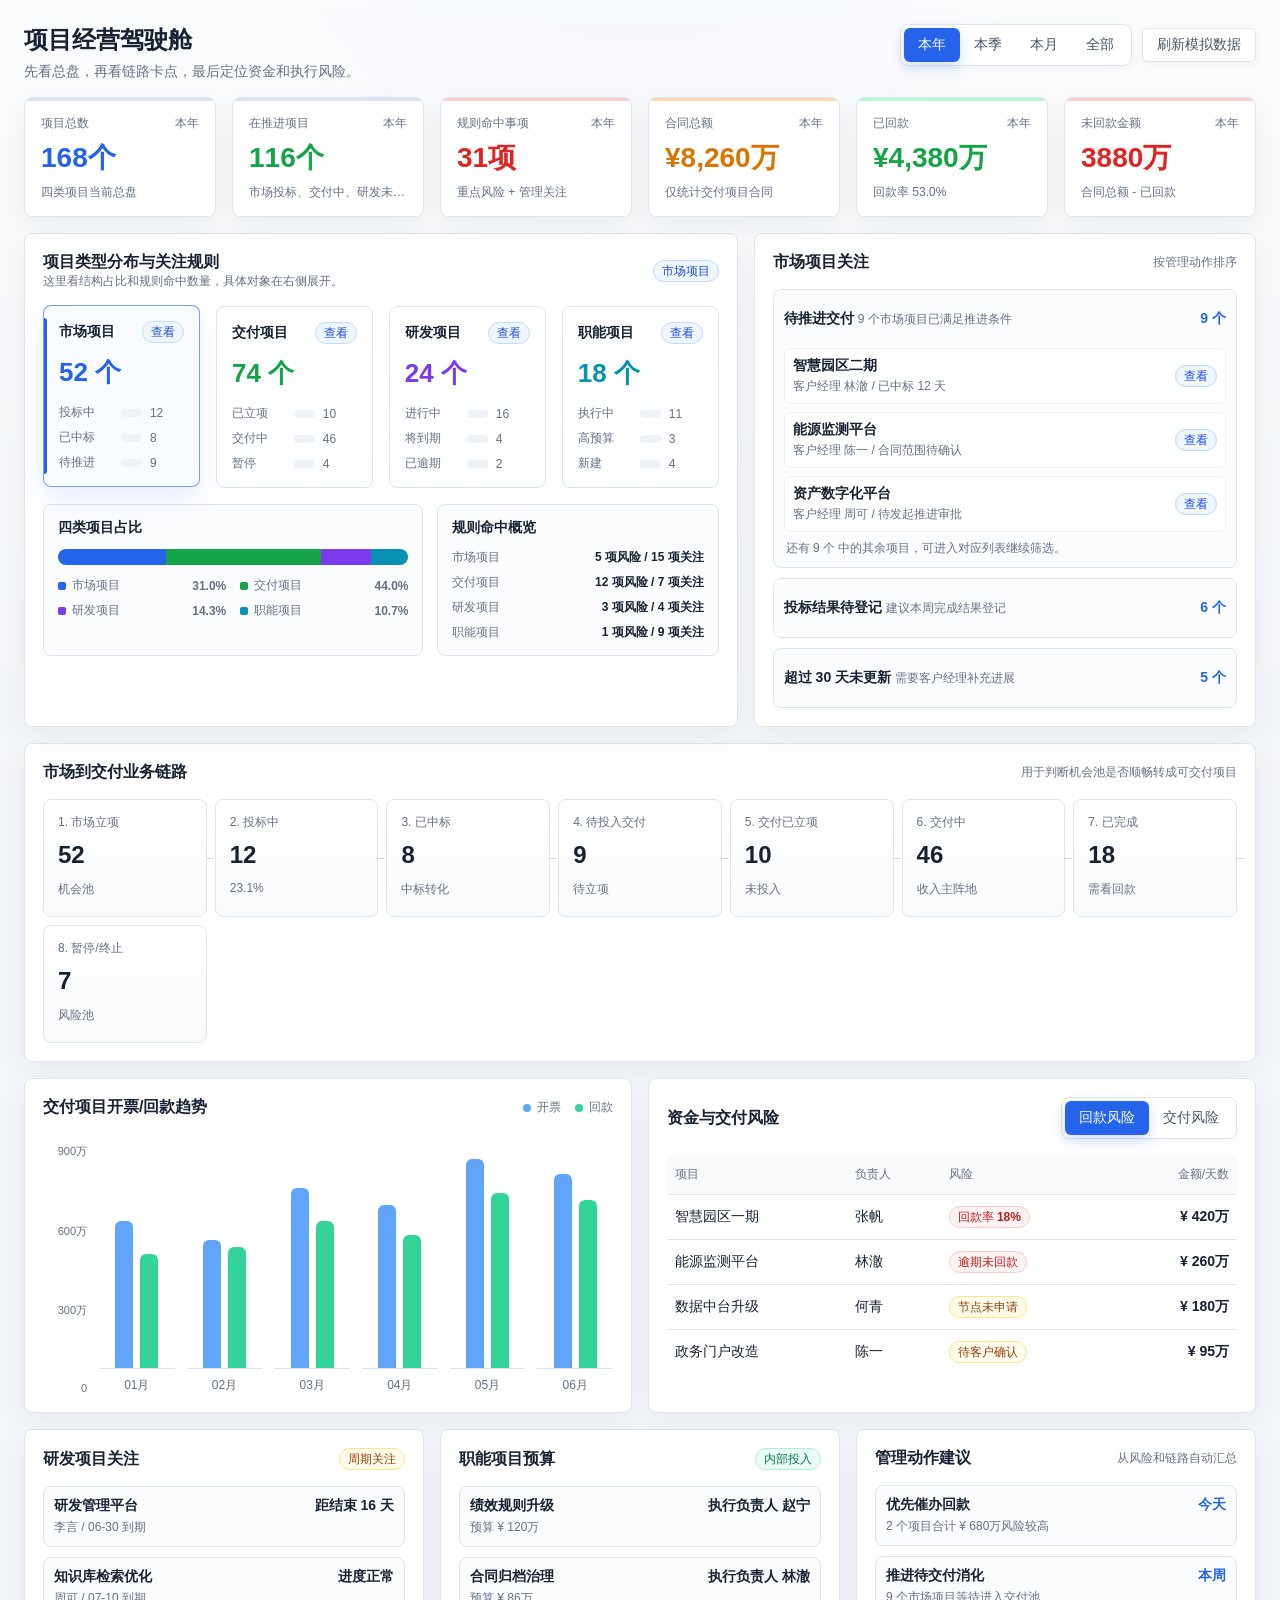
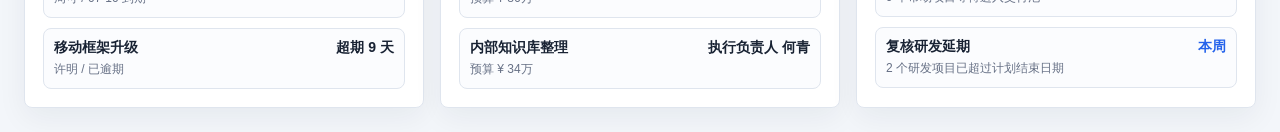
<file: project-dashboard-concept.html>
<!doctype html>
<html lang="zh-CN">
  <head>
    <meta charset="utf-8" />
    <meta name="viewport" content="width=device-width, initial-scale=1" />
    <title>项目经营驾驶舱原型</title>
    <style>
      :root {
        --bg: #f3f6fa;
        --panel: #ffffff;
        --line: #dfe5ee;
        --line-strong: #cfd8e5;
        --text: #182233;
        --muted: #667085;
        --soft: #f8fafc;
        --blue: #2563eb;
        --cyan: #0891b2;
        --green: #16a34a;
        --amber: #d97706;
        --red: #dc2626;
        --violet: #7c3aed;
        --shadow: 0 10px 30px rgba(18, 32, 53, 0.06);
        --shadow-strong: 0 16px 38px rgba(18, 32, 53, 0.12);
      }

      * {
        box-sizing: border-box;
      }

      body {
        margin: 0;
        background: var(--bg);
        color: var(--text);
        font-family:
          -apple-system, BlinkMacSystemFont, "Segoe UI", "PingFang SC",
          "Microsoft YaHei", sans-serif;
        font-size: 14px;
      }

      body::before {
        content: "";
        position: fixed;
        inset: 0;
        pointer-events: none;
        background:
          linear-gradient(rgba(255, 255, 255, 0.6), rgba(255, 255, 255, 0)),
          radial-gradient(circle at 50% -20%, rgba(37, 99, 235, 0.08), transparent 34%);
      }

      button {
        font: inherit;
      }

      .page {
        min-height: 100vh;
        padding: 24px;
      }

      .shell {
        position: relative;
        max-width: 1480px;
        margin: 0 auto;
      }

      .topbar {
        display: flex;
        align-items: flex-start;
        justify-content: space-between;
        gap: 16px;
        margin-bottom: 16px;
      }

      .title {
        margin: 0;
        font-size: 24px;
        font-weight: 750;
        letter-spacing: 0;
      }

      .subtitle {
        margin: 7px 0 0;
        color: var(--muted);
      }

      .filters {
        display: flex;
        align-items: center;
        gap: 10px;
        flex-wrap: wrap;
        justify-content: flex-end;
      }

      .segmented {
        display: inline-flex;
        padding: 3px;
        border: 1px solid var(--line);
        background: var(--panel);
        border-radius: 8px;
        box-shadow: 0 2px 8px rgba(15, 23, 42, 0.04);
      }

      .segmented button,
      .ghost-button {
        height: 34px;
        border: 0;
        border-radius: 6px;
        padding: 0 14px;
        background: transparent;
        color: #465568;
        cursor: pointer;
        transition:
          background 0.18s ease,
          color 0.18s ease,
          box-shadow 0.18s ease;
      }

      .segmented button.active {
        color: #fff;
        background: var(--blue);
        box-shadow: 0 5px 14px rgba(37, 99, 235, 0.22);
      }

      .ghost-button {
        border: 1px solid var(--line);
        background: var(--panel);
        box-shadow: 0 2px 8px rgba(15, 23, 42, 0.04);
      }

      .ghost-button:hover,
      .segmented button:not(.active):hover {
        color: var(--blue);
        background: #f7faff;
      }

      .grid {
        display: grid;
        gap: 16px;
      }

      .overview-grid {
        grid-template-columns: repeat(6, minmax(0, 1fr));
        margin-bottom: 16px;
      }

      .card,
      .panel-card {
        background: var(--panel);
        border: 1px solid var(--line);
        border-radius: 8px;
        box-shadow: var(--shadow);
      }

      .metric-card {
        position: relative;
        min-height: 112px;
        padding: 17px 16px 15px;
        overflow: hidden;
        transition:
          transform 0.18s ease,
          border-color 0.18s ease,
          box-shadow 0.18s ease;
      }

      .metric-card::before {
        content: "";
        position: absolute;
        left: 0;
        right: 0;
        top: 0;
        height: 3px;
        background: #d8e4f6;
      }

      .metric-card:nth-child(3)::before,
      .metric-card:nth-child(6)::before {
        background: #fecaca;
      }

      .metric-card:nth-child(4)::before {
        background: #fed7aa;
      }

      .metric-card:nth-child(5)::before {
        background: #bbf7d0;
      }

      .metric-card:hover {
        transform: translateY(-2px);
        border-color: #cfd8e5;
        box-shadow: var(--shadow-strong);
      }

      .metric-label {
        display: flex;
        justify-content: space-between;
        gap: 8px;
        color: var(--muted);
        font-size: 12px;
        font-weight: 550;
      }

      .metric-value {
        margin-top: 12px;
        font-size: 28px;
        font-weight: 780;
        line-height: 1;
      }

      .metric-sub {
        margin-top: 12px;
        color: var(--muted);
        font-size: 12px;
        line-height: 1.45;
        white-space: nowrap;
        overflow: hidden;
        text-overflow: ellipsis;
      }

      .tone-blue {
        color: var(--blue);
      }

      .tone-green {
        color: var(--green);
      }

      .tone-amber {
        color: var(--amber);
      }

      .tone-red {
        color: var(--red);
      }

      .main-grid {
        grid-template-columns: 1.35fr 0.95fr;
        align-items: stretch;
        margin-bottom: 16px;
      }

      .panel-card {
        padding: 18px;
      }

      .panel-head {
        display: flex;
        align-items: center;
        justify-content: space-between;
        gap: 12px;
        margin-bottom: 16px;
      }

      .panel-title {
        margin: 0;
        font-size: 16px;
        font-weight: 720;
      }

      .panel-note {
        color: var(--muted);
        font-size: 12px;
      }

      .type-grid {
        grid-template-columns: repeat(4, minmax(0, 1fr));
      }

      .type-card {
        position: relative;
        padding: 15px;
        border: 1px solid var(--line);
        border-radius: 8px;
        background: linear-gradient(180deg, #ffffff, #fbfdff);
        cursor: pointer;
        transition:
          border-color 0.18s ease,
          box-shadow 0.18s ease,
          transform 0.18s ease;
      }

      .type-card::before {
        content: "";
        position: absolute;
        left: 0;
        top: 12px;
        bottom: 12px;
        width: 3px;
        border-radius: 0 3px 3px 0;
        background: transparent;
      }

      .type-card:hover,
      .type-card.active {
        border-color: rgba(37, 99, 235, 0.6);
        box-shadow: 0 12px 26px rgba(37, 99, 235, 0.11);
        transform: translateY(-1px);
      }

      .type-card.active {
        background: #f8fbff;
      }

      .type-card.active::before {
        background: var(--blue);
      }

      .type-row {
        display: flex;
        align-items: center;
        justify-content: space-between;
        gap: 8px;
      }

      .type-name {
        font-weight: 720;
      }

      .type-count {
        margin-top: 12px;
        font-size: 26px;
        font-weight: 780;
      }

      .type-bars {
        margin-top: 14px;
        display: grid;
        gap: 8px;
      }

      .structure-summary {
        margin-top: 16px;
        display: grid;
        grid-template-columns: 1.15fr 0.85fr;
        gap: 14px;
      }

      .summary-box {
        min-width: 0;
        padding: 14px;
        border: 1px solid var(--line);
        border-radius: 8px;
        background: #fbfcfe;
      }

      .summary-title {
        margin: 0 0 12px;
        font-weight: 720;
      }

      .stacked-bar {
        height: 16px;
        display: flex;
        overflow: hidden;
        border-radius: 999px;
        background: #eef2f7;
      }

      .stack-segment {
        height: 100%;
        min-width: 12px;
      }

      .composition-list {
        margin-top: 12px;
        display: grid;
        grid-template-columns: repeat(2, minmax(0, 1fr));
        gap: 8px 14px;
      }

      .composition-item {
        display: flex;
        align-items: center;
        justify-content: space-between;
        gap: 8px;
        color: var(--muted);
        font-size: 12px;
      }

      .composition-name {
        display: inline-flex;
        align-items: center;
        gap: 6px;
        min-width: 0;
      }

      .square {
        width: 8px;
        height: 8px;
        border-radius: 2px;
        flex: none;
      }

      .rule-list {
        display: grid;
        gap: 8px;
      }

      .rule-row {
        display: flex;
        align-items: center;
        justify-content: space-between;
        gap: 10px;
        color: var(--muted);
        font-size: 12px;
      }

      .rule-value {
        font-weight: 700;
        color: var(--text);
        white-space: nowrap;
      }

      .bar-row {
        display: grid;
        grid-template-columns: 54px 1fr 34px;
        gap: 8px;
        align-items: center;
        color: var(--muted);
        font-size: 12px;
      }

      .bar-track {
        height: 8px;
        overflow: hidden;
        border-radius: 999px;
        background: #eef3f9;
      }

      .bar-fill {
        height: 100%;
        border-radius: inherit;
        background: var(--blue);
        transition: width 0.25s ease;
      }

      .flow {
        display: grid;
        grid-template-columns: repeat(7, minmax(0, 1fr));
        gap: 8px;
        align-items: stretch;
      }

      .flow-step {
        position: relative;
        min-height: 118px;
        padding: 14px;
        border: 1px solid var(--line);
        border-radius: 8px;
        background: linear-gradient(180deg, #ffffff, #f8fafc);
        transition:
          transform 0.18s ease,
          box-shadow 0.18s ease,
          border-color 0.18s ease;
      }

      .flow-step:hover {
        transform: translateY(-2px);
        border-color: #cfd8e5;
        box-shadow: 0 10px 24px rgba(18, 32, 53, 0.08);
      }

      .flow-step::after {
        content: "";
        position: absolute;
        right: -8px;
        top: 50%;
        width: 8px;
        height: 1px;
        background: var(--line-strong);
      }

      .flow-step:last-child::after {
        display: none;
      }

      .flow-label {
        color: var(--muted);
        font-size: 12px;
      }

      .flow-number {
        margin-top: 10px;
        font-size: 24px;
        font-weight: 780;
      }

      .flow-delta {
        margin-top: 12px;
        color: var(--muted);
        font-size: 12px;
      }

      .content-grid {
        grid-template-columns: 1fr 1fr;
        margin-bottom: 16px;
      }

      .trend {
        height: 260px;
        display: grid;
        grid-template-columns: 44px repeat(6, 1fr);
        gap: 12px;
        align-items: end;
        padding-top: 10px;
      }

      .axis {
        align-self: stretch;
        display: flex;
        flex-direction: column;
        justify-content: space-between;
        color: var(--muted);
        font-size: 11px;
        text-align: right;
      }

      .month {
        min-width: 0;
      }

      .columns {
        height: 210px;
        display: flex;
        align-items: end;
        justify-content: center;
        gap: 7px;
        border-bottom: 1px solid var(--line);
      }

      .col {
        width: 18px;
        min-height: 4px;
        border-radius: 6px 6px 0 0;
        transition:
          height 0.25s ease,
          opacity 0.2s ease;
      }

      .col.invoice {
        background: #60a5fa;
      }

      .col.payment {
        background: #34d399;
      }

      .month:hover .col {
        opacity: 0.72;
      }

      .month-label {
        margin-top: 8px;
        color: var(--muted);
        font-size: 12px;
        text-align: center;
      }

      .legend {
        display: flex;
        gap: 14px;
        align-items: center;
        color: var(--muted);
        font-size: 12px;
      }

      .legend-item {
        display: inline-flex;
        align-items: center;
        gap: 6px;
      }

      .dot {
        width: 8px;
        height: 8px;
        border-radius: 50%;
        background: var(--blue);
      }

      .risk-table {
        width: 100%;
        border-collapse: collapse;
      }

      .risk-table th,
      .risk-table td {
        padding: 11px 8px;
        border-bottom: 1px solid var(--line);
        text-align: left;
        vertical-align: middle;
        white-space: nowrap;
      }

      .risk-table th {
        color: var(--muted);
        font-weight: 500;
        font-size: 12px;
        background: #f8fafc;
      }

      .risk-table tr:last-child td {
        border-bottom: 0;
      }

      .project-name {
        max-width: 210px;
        overflow: hidden;
        text-overflow: ellipsis;
      }

      .tag {
        display: inline-flex;
        align-items: center;
        height: 22px;
        padding: 0 8px;
        border-radius: 999px;
        border: 1px solid transparent;
        font-size: 12px;
        font-weight: 550;
      }

      .tag.red {
        color: #b91c1c;
        background: #fef2f2;
        border-color: #fecaca;
      }

      .tag.amber {
        color: #92400e;
        background: #fffbeb;
        border-color: #fde68a;
      }

      .tag.blue {
        color: #1d4ed8;
        background: #eff6ff;
        border-color: #bfdbfe;
      }

      .tag.green {
        color: #047857;
        background: #ecfdf5;
        border-color: #a7f3d0;
      }

      .focus-grid {
        grid-template-columns: 1fr 1fr 1fr;
      }

      .mini-list {
        display: grid;
        gap: 10px;
      }

      .mini-item {
        display: flex;
        justify-content: space-between;
        gap: 12px;
        padding: 10px;
        border: 1px solid var(--line);
        border-radius: 8px;
        background: #fbfcfe;
        transition:
          border-color 0.18s ease,
          box-shadow 0.18s ease;
      }

      .mini-item:hover {
        border-color: #cfd8e5;
        box-shadow: 0 8px 18px rgba(18, 32, 53, 0.06);
      }

      .focus-item {
        display: block;
        padding: 0;
        overflow: hidden;
      }

      .focus-toggle {
        width: 100%;
        min-height: 58px;
        display: flex;
        align-items: center;
        justify-content: space-between;
        gap: 12px;
        padding: 10px;
        border: 0;
        background: transparent;
        color: inherit;
        text-align: left;
        cursor: pointer;
      }

      .focus-toggle:hover {
        background: #f8fafc;
      }

      .focus-detail {
        display: grid;
        gap: 8px;
        padding: 0 10px 10px;
      }

      .focus-row {
        display: grid;
        grid-template-columns: minmax(0, 1fr) auto;
        gap: 10px;
        align-items: center;
        padding: 8px;
        border-radius: 6px;
        background: #ffffff;
        border: 1px solid #edf0f5;
        transition:
          background 0.18s ease,
          border-color 0.18s ease;
      }

      .focus-row:hover {
        background: #f8fbff;
        border-color: #d6e4ff;
      }

      .focus-project {
        min-width: 0;
        font-weight: 600;
        overflow: hidden;
        text-overflow: ellipsis;
        white-space: nowrap;
      }

      .focus-meta {
        margin-top: 3px;
        color: var(--muted);
        font-size: 12px;
      }

      .focus-more {
        color: var(--muted);
        font-size: 12px;
        padding: 0 2px;
      }

      .mini-title {
        font-weight: 700;
      }

      .mini-sub {
        margin-top: 4px;
        color: var(--muted);
        font-size: 12px;
      }

      .side-number {
        font-weight: 780;
        white-space: nowrap;
      }

      .hidden {
        display: none;
      }

      @media (max-width: 1180px) {
        .overview-grid {
          grid-template-columns: repeat(3, minmax(0, 1fr));
        }

        .main-grid,
        .content-grid,
        .focus-grid {
          grid-template-columns: 1fr;
        }

        .flow {
          grid-template-columns: repeat(4, minmax(0, 1fr));
        }

        .structure-summary {
          grid-template-columns: 1fr;
        }
      }

      @media (max-width: 760px) {
        .page {
          padding: 14px;
        }

        .topbar {
          display: block;
        }

        .filters {
          justify-content: flex-start;
          margin-top: 14px;
        }

        .overview-grid,
        .type-grid,
        .flow {
          grid-template-columns: 1fr;
        }

        .flow-step::after {
          display: none;
        }

        .trend {
          overflow-x: auto;
          grid-template-columns: 44px repeat(6, 72px);
        }
      }
    </style>
  </head>
  <body>
    <main class="page">
      <div class="shell">
        <section class="topbar">
          <div>
            <h1 class="title">项目经营驾驶舱</h1>
            <p class="subtitle">先看总盘，再看链路卡点，最后定位资金和执行风险。</p>
          </div>
          <div class="filters" aria-label="筛选条件">
            <div class="segmented" id="periodTabs">
              <button class="active" data-period="year">本年</button>
              <button data-period="quarter">本季</button>
              <button data-period="month">本月</button>
              <button data-period="all">全部</button>
            </div>
            <button class="ghost-button" id="refreshButton">刷新模拟数据</button>
          </div>
        </section>

        <section class="grid overview-grid" id="overviewGrid"></section>

        <section class="grid main-grid">
          <div class="panel-card">
            <div class="panel-head">
              <div>
                <h2 class="panel-title">项目类型分布与关注规则</h2>
                <div class="panel-note">这里看结构占比和规则命中数量，具体对象在右侧展开。</div>
              </div>
              <span class="tag blue" id="selectedTypeTag">市场项目</span>
            </div>
            <div class="grid type-grid" id="typeGrid"></div>
            <div class="structure-summary">
              <div class="summary-box">
                <p class="summary-title">四类项目占比</p>
                <div class="stacked-bar" id="compositionBar"></div>
                <div class="composition-list" id="compositionList"></div>
              </div>
              <div class="summary-box">
                <p class="summary-title">规则命中概览</p>
                <div class="rule-list" id="ruleList"></div>
              </div>
            </div>
          </div>

          <div class="panel-card">
            <div class="panel-head">
              <h2 class="panel-title" id="focusTitle">市场项目关注</h2>
              <span class="panel-note">按管理动作排序</span>
            </div>
            <div class="mini-list" id="typeFocusList"></div>
          </div>
        </section>

        <section class="panel-card" style="margin-bottom: 16px">
          <div class="panel-head">
            <h2 class="panel-title">市场到交付业务链路</h2>
            <span class="panel-note">用于判断机会池是否顺畅转成可交付项目</span>
          </div>
          <div class="flow" id="flowGrid"></div>
        </section>

        <section class="grid content-grid">
          <div class="panel-card">
            <div class="panel-head">
              <h2 class="panel-title">交付项目开票/回款趋势</h2>
              <div class="legend">
                <span class="legend-item"><i class="dot" style="background:#60a5fa"></i>开票</span>
                <span class="legend-item"><i class="dot" style="background:#34d399"></i>回款</span>
              </div>
            </div>
            <div class="trend" id="trendChart"></div>
          </div>

          <div class="panel-card">
            <div class="panel-head">
              <h2 class="panel-title">资金与交付风险</h2>
              <div class="segmented" id="riskTabs">
                <button class="active" data-risk="collection">回款风险</button>
                <button data-risk="delivery">交付风险</button>
              </div>
            </div>
            <table class="risk-table">
              <thead>
                <tr>
                  <th>项目</th>
                  <th>负责人</th>
                  <th>风险</th>
                  <th style="text-align:right">金额/天数</th>
                </tr>
              </thead>
              <tbody id="riskRows"></tbody>
            </table>
          </div>
        </section>

        <section class="grid focus-grid">
          <div class="panel-card">
            <div class="panel-head">
              <h2 class="panel-title">研发项目关注</h2>
              <span class="tag amber">周期关注</span>
            </div>
            <div class="mini-list" id="researchList"></div>
          </div>

          <div class="panel-card">
            <div class="panel-head">
              <h2 class="panel-title">职能项目预算</h2>
              <span class="tag green">内部投入</span>
            </div>
            <div class="mini-list" id="functionalList"></div>
          </div>

          <div class="panel-card">
            <div class="panel-head">
              <h2 class="panel-title">管理动作建议</h2>
              <span class="panel-note">从风险和链路自动汇总</span>
            </div>
            <div class="mini-list" id="actionsList"></div>
          </div>
        </section>
      </div>
    </main>

    <script>
      const periodScale = {
        month: 0.28,
        quarter: 0.55,
        year: 1,
        all: 1.35,
      };

      const baseData = {
        overview: [
          { key: "total", label: "项目总数", value: 168, sub: "四类项目当前总盘", tone: "tone-blue", suffix: "个" },
          { key: "active", label: "在推进项目", value: 116, sub: "市场投标、交付中、研发未到期", tone: "tone-green", suffix: "个" },
          { key: "attention", label: "规则命中事项", value: 31, sub: "重点风险 + 管理关注", tone: "tone-red", suffix: "项" },
          { key: "contract", label: "合同总额", value: 8260, sub: "仅统计交付项目合同", tone: "tone-amber", prefix: "¥", suffix: "万" },
          { key: "payment", label: "已回款", value: 4380, sub: "回款率 53.0%", tone: "tone-green", prefix: "¥", suffix: "万" },
          { key: "gap", label: "未回款金额", value: 3880, sub: "合同总额 - 已回款", tone: "tone-red", prefix: "¥", suffix: "万" },
        ],
        types: {
          market: {
            label: "市场项目",
            count: 52,
            color: "#2563eb",
            risk: 5,
            watch: 15,
            bars: [
              ["投标中", 12],
              ["已中标", 8],
              ["待推进", 9],
            ],
            focus: [
              {
                title: "待推进交付",
                sub: "9 个市场项目已满足推进条件",
                number: "9 个",
                items: [
                  ["智慧园区二期", "客户经理 林澈 / 已中标 12 天"],
                  ["能源监测平台", "客户经理 陈一 / 合同范围待确认"],
                  ["资产数字化平台", "客户经理 周可 / 待发起推进审批"],
                ],
              },
              {
                title: "投标结果待登记",
                sub: "建议本周完成结果登记",
                number: "6 个",
                items: [
                  ["政务门户改造", "客户经理 许明 / 开标后 5 天"],
                  ["园区 IoT 接入", "客户经理 张帆 / 等待中标通知"],
                  ["数据中台升级", "客户经理 王越 / 结果待补录"],
                ],
              },
              {
                title: "超过 30 天未更新",
                sub: "需要客户经理补充进展",
                number: "5 个",
                items: [
                  ["老旧系统替换", "客户经理 何青 / 41 天未更新"],
                  ["档案治理项目", "客户经理 李言 / 36 天未更新"],
                ],
              },
            ],
          },
          delivery: {
            label: "交付项目",
            count: 74,
            color: "#16a34a",
            risk: 12,
            watch: 7,
            bars: [
              ["已立项", 10],
              ["交付中", 46],
              ["暂停", 4],
            ],
            focus: [
              {
                title: "低回款率项目",
                sub: "合同额较大且回款率低于 30%",
                number: "8 个",
                items: [
                  ["智慧园区一期", "负责人 张帆 / 回款率 18%"],
                  ["能源监测平台", "负责人 林澈 / 未回款 ¥260万"],
                  ["数据中台升级", "负责人 何青 / 回款率 24%"],
                ],
              },
              {
                title: "暂停项目",
                sub: "需要确认恢复或终止计划",
                number: "4 个",
                items: [
                  ["工业视觉项目", "负责人 许明 / 暂停 21 天"],
                  ["统一门户迁移", "负责人 周可 / 暂停 13 天"],
                ],
              },
              {
                title: "待终验项目",
                sub: "交付节点完成但未形成终验",
                number: "7 个",
                items: [
                  ["资产盘点平台", "负责人 王越 / 初验已完成"],
                  ["移动端重构", "负责人 李言 / 待客户排期"],
                  ["合同归档系统", "负责人 陈一 / 终验材料待补"],
                ],
              },
            ],
          },
          research: {
            label: "研发项目",
            count: 24,
            color: "#7c3aed",
            risk: 3,
            watch: 4,
            bars: [
              ["进行中", 16],
              ["将到期", 4],
              ["已逾期", 2],
            ],
            focus: [
              {
                title: "即将到期",
                sub: "未来 14 天内到研发结束日期",
                number: "4 个",
                items: [
                  ["研发管理平台", "负责人 李言 / 06-30 到期"],
                  ["报表性能优化", "负责人 周可 / 07-03 到期"],
                  ["移动框架升级", "负责人 许明 / 07-06 到期"],
                ],
              },
              {
                title: "已逾期",
                sub: "超过计划结束日期仍未关闭",
                number: "2 个",
                items: [
                  ["知识库检索优化", "负责人 陈一 / 超期 9 天"],
                  ["低代码组件升级", "负责人 王越 / 超期 4 天"],
                ],
              },
              {
                title: "负责人缺失",
                sub: "影响后续工时和审批映射",
                number: "1 个",
                items: [
                  ["接口压测平台", "未设置项目经理"],
                ],
              },
            ],
          },
          functional: {
            label: "职能项目",
            count: 18,
            color: "#0891b2",
            risk: 1,
            watch: 9,
            bars: [
              ["执行中", 11],
              ["高预算", 3],
              ["新建", 4],
            ],
            focus: [
              {
                title: "预算 Top 项目",
                sub: "建议核对投入合理性",
                number: "3 个",
                items: [
                  ["绩效规则升级", "负责人 赵宁 / 预算 ¥120万"],
                  ["合同归档治理", "负责人 林澈 / 预算 ¥86万"],
                  ["知识库整理", "负责人 何青 / 预算 ¥34万"],
                ],
              },
              {
                title: "近期新增",
                sub: "本周期新建职能事项",
                number: "4 个",
                items: [
                  ["资产标签治理", "负责人 周可 / 本周新增"],
                  ["流程制度梳理", "负责人 陈一 / 本周新增"],
                  ["供应商资料清理", "负责人 王越 / 本月新增"],
                ],
              },
              {
                title: "负责人分散",
                sub: "涉及 7 个执行负责人",
                number: "7 人",
                items: [
                  ["行政制度升级", "负责人 赵宁"],
                  ["财务报销口径统一", "负责人 何青"],
                ],
              },
            ],
          },
        },
        flow: [
          ["市场立项", 52, "机会池"],
          ["投标中", 12, "23.1%"],
          ["已中标", 8, "中标转化"],
          ["待投入交付", 9, "待立项"],
          ["交付已立项", 10, "未投入"],
          ["交付中", 46, "收入主阵地"],
          ["已完成", 18, "需看回款"],
          ["暂停/终止", 7, "风险池"],
        ],
        trend: [
          ["01月", 620, 480],
          ["02月", 540, 510],
          ["03月", 760, 620],
          ["04月", 690, 560],
          ["05月", 880, 740],
          ["06月", 820, 710],
        ],
        risks: {
          collection: [
            ["智慧园区一期", "张帆", "回款率 18%", "¥ 420万", "red"],
            ["能源监测平台", "林澈", "逾期未回款", "¥ 260万", "red"],
            ["数据中台升级", "何青", "节点未申请", "¥ 180万", "amber"],
            ["政务门户改造", "陈一", "待客户确认", "¥ 95万", "amber"],
          ],
          delivery: [
            ["工业视觉项目", "许明", "暂停 21 天", "21 天", "red"],
            ["园区 IoT 接入", "周可", "终验延迟", "14 天", "amber"],
            ["资产盘点平台", "王越", "终验材料待补", "3 项", "amber"],
            ["移动端重构", "李言", "资源待补充", "2 人", "blue"],
          ],
        },
        research: [
          ["研发管理平台", "李言 / 06-30 到期", "距结束 16 天"],
          ["知识库检索优化", "周可 / 07-10 到期", "进度正常"],
          ["移动框架升级", "许明 / 已逾期", "超期 9 天"],
        ],
        functional: [
          ["绩效规则升级", "预算 ¥ 120万", "执行负责人 赵宁"],
          ["合同归档治理", "预算 ¥ 86万", "执行负责人 林澈"],
          ["内部知识库整理", "预算 ¥ 34万", "执行负责人 何青"],
        ],
        actions: [
          ["优先催办回款", "2 个项目合计 ¥ 680万风险较高", "今天"],
          ["推进待交付消化", "9 个市场项目等待进入交付池", "本周"],
          ["复核研发延期", "2 个研发项目已超过计划结束日期", "本周"],
        ],
      };

      const state = {
        period: "year",
        type: "market",
        risk: "collection",
        seed: 0,
      };

      const moneyKeys = new Set(["contract", "invoice", "payment"]);

      function scaled(value) {
        const factor = periodScale[state.period] || 1;
        return Math.max(0, Math.round(value * factor + state.seed));
      }

      function formatMetric(item) {
        const value = scaled(item.value);
        return `${item.prefix || ""}${value.toLocaleString("zh-CN")}${item.suffix || ""}`;
      }

      function renderOverview() {
        const root = document.getElementById("overviewGrid");
        root.innerHTML = baseData.overview
          .map((item) => {
            const value = moneyKeys.has(item.key) ? formatMetric(item) : `${scaled(item.value)}${item.suffix}`;
            return `
              <article class="card metric-card">
                <div class="metric-label">
                  <span>${item.label}</span>
                  <span>${state.period === "all" ? "全部" : state.period === "year" ? "本年" : state.period === "quarter" ? "本季" : "本月"}</span>
                </div>
                <div class="metric-value ${item.tone}">${value}</div>
                <div class="metric-sub">${item.sub}</div>
              </article>
            `;
          })
          .join("");
      }

      function renderTypes() {
        const root = document.getElementById("typeGrid");
        root.innerHTML = Object.entries(baseData.types)
          .map(([key, type]) => {
            const max = Math.max(...type.bars.map((item) => item[1]));
            return `
              <article class="type-card ${state.type === key ? "active" : ""}" data-type="${key}">
                <div class="type-row">
                  <span class="type-name">${type.label}</span>
                  <span class="tag blue">查看</span>
                </div>
                <div class="type-count" style="color:${type.color}">${scaled(type.count)} 个</div>
                <div class="type-bars">
                  ${type.bars
                    .map(([label, count]) => `
                      <div class="bar-row">
                        <span>${label}</span>
                        <span class="bar-track">
                          <span class="bar-fill" style="width:${Math.max(12, (count / max) * 100)}%;background:${type.color}"></span>
                        </span>
                        <span>${scaled(count)}</span>
                      </div>
                    `)
                    .join("")}
                </div>
              </article>
            `;
          })
          .join("");

        root.querySelectorAll(".type-card").forEach((card) => {
          card.addEventListener("click", () => {
            state.type = card.dataset.type;
            renderTypes();
            renderFocus();
          });
        });

        renderStructureSummary();
      }

      function renderStructureSummary() {
        const entries = Object.entries(baseData.types);
        const total = entries.reduce((sum, [, type]) => sum + scaled(type.count), 0) || 1;
        document.getElementById("compositionBar").innerHTML = entries
          .map(([, type]) => `
            <span
              class="stack-segment"
              title="${type.label} ${scaled(type.count)} 个"
              style="width:${(scaled(type.count) / total) * 100}%;background:${type.color}"
            ></span>
          `)
          .join("");
        document.getElementById("compositionList").innerHTML = entries
          .map(([, type]) => {
            const count = scaled(type.count);
            return `
              <div class="composition-item">
                <span class="composition-name">
                  <i class="square" style="background:${type.color}"></i>${type.label}
                </span>
                <strong>${((count / total) * 100).toFixed(1)}%</strong>
              </div>
            `;
          })
          .join("");

        document.getElementById("ruleList").innerHTML = entries
          .map(([, type]) => `
            <div class="rule-row">
              <span>${type.label}</span>
              <span class="rule-value">${type.risk} 项风险 / ${type.watch} 项关注</span>
            </div>
          `)
          .join("");
      }

      function renderFocus() {
        const type = baseData.types[state.type];
        document.getElementById("selectedTypeTag").textContent = type.label;
        document.getElementById("focusTitle").textContent = `${type.label}关注`;
        document.getElementById("typeFocusList").innerHTML = type.focus
          .map((group, index) => `
            <div class="mini-item focus-item">
              <button class="focus-toggle" data-focus-index="${index}" aria-expanded="${index === 0 ? "true" : "false"}">
                <span>
                  <span class="mini-title">${group.title}</span>
                  <span class="mini-sub">${group.sub}</span>
                </span>
                <span class="side-number" style="color:${type.color}">${group.number}</span>
              </button>
              <div class="focus-detail ${index === 0 ? "" : "hidden"}">
                ${group.items
                  .map((item) => `
                    <div class="focus-row">
                      <div>
                        <div class="focus-project">${item[0]}</div>
                        <div class="focus-meta">${item[1]}</div>
                      </div>
                      <span class="tag blue">查看</span>
                    </div>
                  `)
                  .join("")}
                <div class="focus-more">还有 ${group.number} 中的其余项目，可进入对应列表继续筛选。</div>
              </div>
            </div>
          `)
          .join("");

        document.querySelectorAll(".focus-toggle").forEach((button) => {
          button.addEventListener("click", () => {
            const detail = button.nextElementSibling;
            const expanded = !detail.classList.contains("hidden");
            detail.classList.toggle("hidden", expanded);
            button.setAttribute("aria-expanded", String(!expanded));
          });
        });
      }

      function renderFlow() {
        document.getElementById("flowGrid").innerHTML = baseData.flow
          .map(([label, count, delta], index) => `
            <div class="flow-step">
              <div class="flow-label">${index + 1}. ${label}</div>
              <div class="flow-number">${scaled(count)}</div>
              <div class="flow-delta">${delta}</div>
            </div>
          `)
          .join("");
      }

      function renderTrend() {
        const max = Math.max(...baseData.trend.flatMap((item) => [item[1], item[2]]));
        document.getElementById("trendChart").innerHTML = `
          <div class="axis"><span>900万</span><span>600万</span><span>300万</span><span>0</span></div>
          ${baseData.trend
            .map(([month, invoice, payment]) => `
              <div class="month" title="${month} 开票 ${invoice}万 / 回款 ${payment}万">
                <div class="columns">
                  <div class="col invoice" style="height:${(invoice / max) * 100}%"></div>
                  <div class="col payment" style="height:${(payment / max) * 100}%"></div>
                </div>
                <div class="month-label">${month}</div>
              </div>
            `)
            .join("")}
        `;
      }

      function renderRisks() {
        document.getElementById("riskRows").innerHTML = baseData.risks[state.risk]
          .map(([project, owner, risk, value, tone]) => `
            <tr>
              <td class="project-name">${project}</td>
              <td>${owner}</td>
              <td><span class="tag ${tone}">${risk}</span></td>
              <td style="text-align:right;font-weight:650">${value}</td>
            </tr>
          `)
          .join("");
      }

      function renderMiniLists() {
        document.getElementById("researchList").innerHTML = baseData.research
          .map(([title, sub, number]) => `
            <div class="mini-item">
              <div>
                <div class="mini-title">${title}</div>
                <div class="mini-sub">${sub}</div>
              </div>
              <div class="side-number">${number}</div>
            </div>
          `)
          .join("");
        document.getElementById("functionalList").innerHTML = baseData.functional
          .map(([title, sub, number]) => `
            <div class="mini-item">
              <div>
                <div class="mini-title">${title}</div>
                <div class="mini-sub">${sub}</div>
              </div>
              <div class="side-number">${number}</div>
            </div>
          `)
          .join("");
        document.getElementById("actionsList").innerHTML = baseData.actions
          .map(([title, sub, number]) => `
            <div class="mini-item">
              <div>
                <div class="mini-title">${title}</div>
                <div class="mini-sub">${sub}</div>
              </div>
              <div class="side-number tone-blue">${number}</div>
            </div>
          `)
          .join("");
      }

      function renderAll() {
        renderOverview();
        renderTypes();
        renderFocus();
        renderFlow();
        renderTrend();
        renderRisks();
        renderMiniLists();
      }

      document.getElementById("periodTabs").addEventListener("click", (event) => {
        if (event.target.tagName !== "BUTTON") return;
        state.period = event.target.dataset.period;
        document.querySelectorAll("#periodTabs button").forEach((button) => {
          button.classList.toggle("active", button.dataset.period === state.period);
        });
        renderOverview();
        renderTypes();
        renderFlow();
      });

      document.getElementById("riskTabs").addEventListener("click", (event) => {
        if (event.target.tagName !== "BUTTON") return;
        state.risk = event.target.dataset.risk;
        document.querySelectorAll("#riskTabs button").forEach((button) => {
          button.classList.toggle("active", button.dataset.risk === state.risk);
        });
        renderRisks();
      });

      document.getElementById("refreshButton").addEventListener("click", () => {
        state.seed = Math.floor(Math.random() * 6);
        renderAll();
      });

      renderAll();
    </script>
  </body>
</html>
</file>
